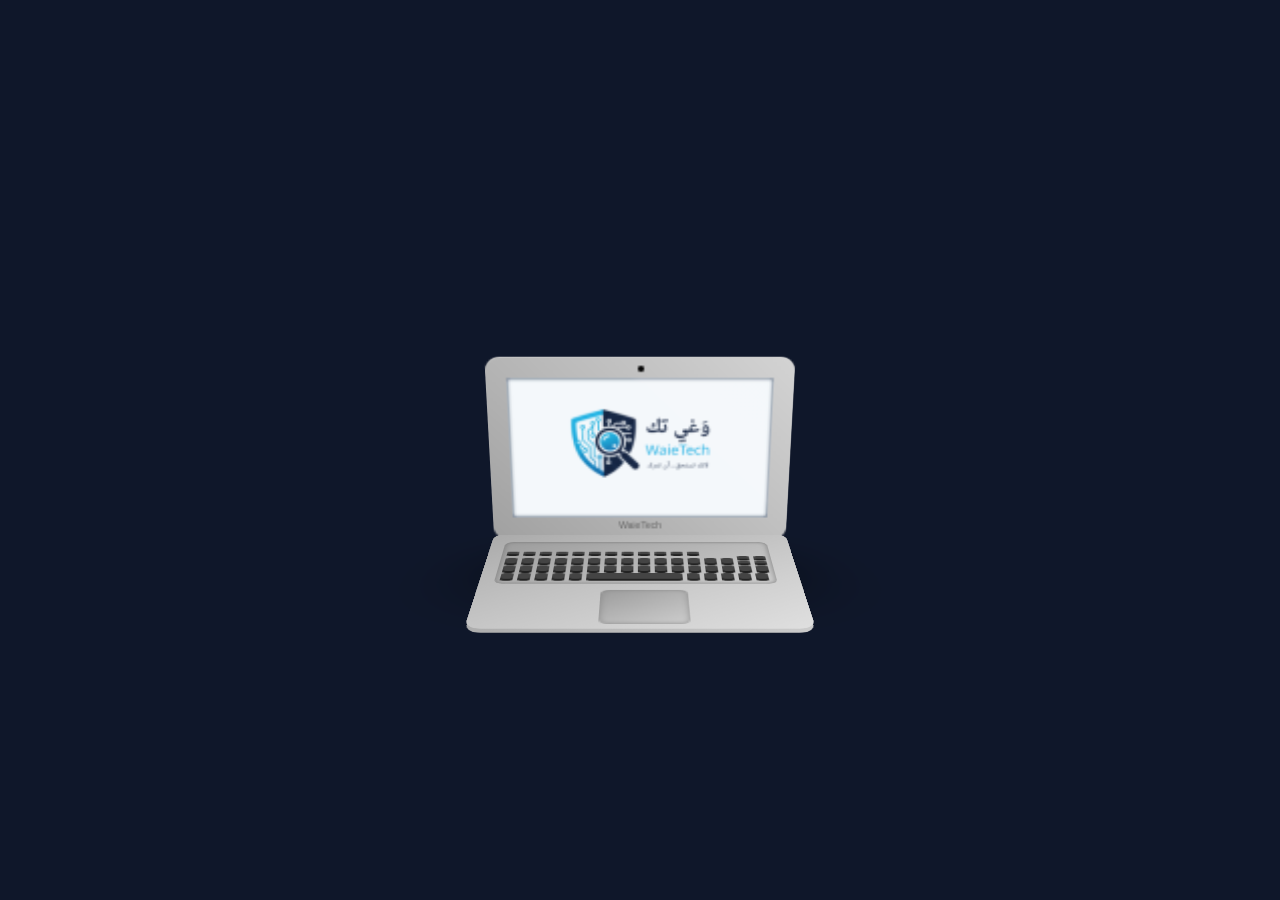
<file: index.html>
<!DOCTYPE html>
<html lang="ar" dir="rtl">
<head>
    <meta charset="UTF-8">
    <meta name="viewport" content="width=device-width, initial-scale=1.0">
    <title>جاري التحميل... | ...Loading </title>
    <link rel="stylesheet" href="assets/css/loader.css">
</head>
<body>

    <div class="loader-wrapper">
        
        <div class="macbook">
            <div class="inner">
                <div class="screen">
                    <div class="face-one">
                        <div class="camera"></div>
                        <div class="display">
                            <div class="shade"></div>
                        </div>
                        <span>WaieTech</span>
                    </div>
                </div>
                <div class="macbody">
                    <div class="face-one">
                        <div class="touchpad"></div>
                        <div class="keyboard">
                            <div class="key"></div><div class="key"></div><div class="key"></div><div class="key"></div><div class="key"></div>
                            <div class="key space"></div>
                            <div class="key"></div><div class="key"></div><div class="key"></div><div class="key"></div><div class="key"></div>
                            <div class="key"></div><div class="key"></div><div class="key"></div><div class="key"></div><div class="key"></div>
                            <div class="key"></div><div class="key"></div><div class="key"></div><div class="key"></div><div class="key"></div>
                            <div class="key"></div><div class="key"></div><div class="key"></div><div class="key"></div><div class="key"></div>
                            <div class="key"></div><div class="key"></div><div class="key"></div><div class="key"></div><div class="key"></div>
                            <div class="key"></div><div class="key"></div><div class="key"></div><div class="key"></div><div class="key"></div>
                            <div class="key"></div><div class="key"></div><div class="key"></div><div class="key"></div><div class="key"></div>
                            <div class="key f"></div><div class="key f"></div><div class="key f"></div><div class="key f"></div><div class="key f"></div>
                            <div class="key f"></div><div class="key f"></div><div class="key f"></div><div class="key f"></div><div class="key f"></div>
                            <div class="key f"></div><div class="key f"></div><div class="key f"></div><div class="key f"></div><div class="key f"></div>
                            <div class="key f"></div>
                        </div>
                    </div>
                    <div class="pad one"></div>
                    <div class="pad two"></div>
                    <div class="pad three"></div>
                    <div class="pad four"></div>
                </div>
            </div>
            <div class="shadow"></div>
        </div>

    </div>

    <script>
        document.addEventListener("DOMContentLoaded", () => {
            setTimeout(() => {
                window.location.replace("home.html?loader=off");
            }, 7000);
        });
    </script>

</body>
</html>
</file>
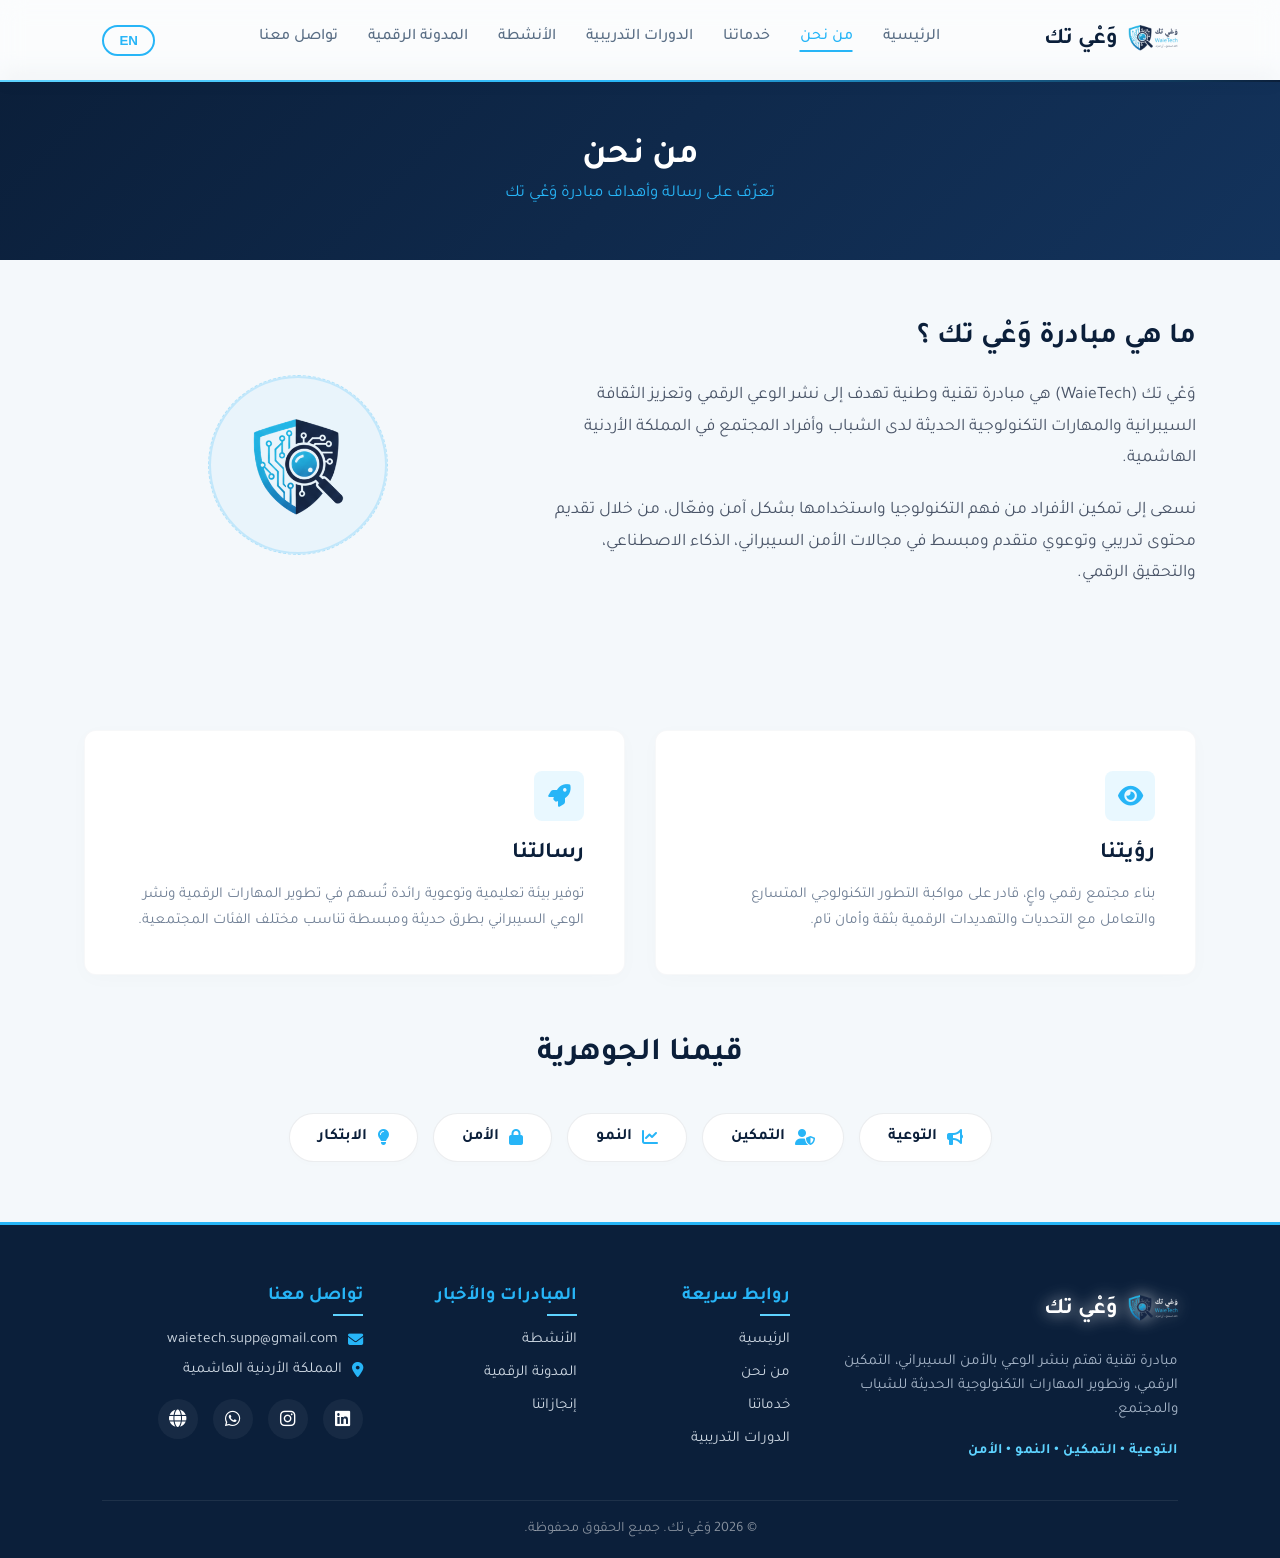
<file: about.html>
<!DOCTYPE html>
<html lang="ar" dir="rtl">
<head>
    <meta charset="UTF-8">
    <meta name="viewport" content="width=device-width, initial-scale=1.0">
    <title data-i18n="page_about_title">من نحن | وَعْي تك - WaieTech</title>

    <link rel="preconnect" href="https://fonts.googleapis.com">
    <link rel="preconnect" href="https://fonts.gstatic.com" crossorigin>
    <link href="https://fonts.googleapis.com/css2?family=Poppins:wght@300;400;600;700&family=Tajawal:wght@400;500;700;900&display=swap" rel="stylesheet">
    <!-- <link href="https://fonts.googleapis.com/css2?family=Cairo:wght@300;400;650;700&display=swap" rel="stylesheet"> -->
    <link rel="stylesheet" href="https://cdnjs.cloudflare.com/ajax/libs/font-awesome/6.4.0/css/all.min.css">

    <link rel="stylesheet" href="assets/css/style.css">
    <link rel="stylesheet" href="assets/css/pages/about.css">
    
</head>
<body class="light-theme">

    <header id="header"></header>

    <main class="about-page-content">
        
        <section class="inner-page-hero">
            <div class="container">
                <h1 data-i18n="about_title">من نحن</h1>
                <p class="subtitle" data-i18n="about_subtitle">تعرّف على رسالة وأهداف مبادرة وَعْي تك</p>
            </div>
        </section>

        <section class="about-intro-section container">
            <div class="about-grid-layout">
                <div class="about-text-block">
                    <h2 class="section-title-accent" data-i18n="about_who_title">ما هي مبادرة وَعْي تك ؟</h2>
                    <p class="about-p" data-i18n="about_who_desc1">
                        وَعْي تك (WaieTech) هي مبادرة تقنية وطنية تهدف إلى نشر الوعي الرقمي وتعزيز الثقافة السيبرانية والمهارات التكنولوجية الحديثة لدى الشباب وأفراد المجتمع في المملكة الأردنية الهاشمية.
                    </p>
                    <p class="about-p" data-i18n="about_who_desc2">
                        نسعى إلى تمكين الأفراد من فهم التكنولوجيا واستخدامها بشكل آمن وفعّال، من خلال تقديم محتوى تدريبي وتوعوي متقدم ومبسط في مجالات الأمن السيبراني، الذكاء الاصطناعي، والتحقيق الرقمي.
                    </p>
                </div>
                <div class="about-visual-block">
                    <div class="cyber-shield-graphic">
                        <img src="assets/images/icon_waietech.png" alt="WaieTech Logo" class="tech-glow-logo">                        <div class="pulse-ring"></div>
                    </div>
                </div>
            </div>
        </section>

        <section class="vision-mission-section">
            <div class="container vision-mission-grid">
                <div class="vision-card">
                    <div class="card-icon-wrapper"><i class="fas fa-eye"></i></div>
                    <h3 data-i18n="about_vision_title">رؤيتنا</h3>
                    <p data-i18n="about_vision_desc">بناء مجتمع رقمي واعٍ، قادر على مواكبة التطور التكنولوجي المتسارع والتعامل مع التحديات والتهديدات الرقمية بثقة وأمان تام.</p>
                </div>
                <div class="mission-card">
                    <div class="card-icon-wrapper"><i class="fas fa-rocket"></i></div>
                    <h3 data-i18n="about_mission_title">رسالتنا</h3>
                    <p data-i18n="about_mission_desc">توفير بيئة تعليمية وتوعوية رائدة تُسهم في تطوير المهارات الرقمية ونشر الوعي السيبراني بطرق حديثة ومبسطة تناسب مختلف الفئات المجتمعية.</p>
                </div>
            </div>
        </section>

        <section class="core-values-section container">
            <h2 class="text-center section-title-main" data-i18n="about_values_title">قيمنا الجوهرية</h2>
            <div class="values-flex-container">
                <div class="value-item-tag"><i class="fas fa-bullhorn"></i> <span data-i18n="val_awareness">التوعية</span></div>
                <div class="value-item-tag"><i class="fas fa-user-shield"></i> <span data-i18n="val_empowerment">التمكين</span></div>
                <div class="value-item-tag"><i class="fas fa-chart-line"></i> <span data-i18n="val_growth">النمو</span></div>
                <div class="value-item-tag"><i class="fas fa-lock"></i> <span data-i18n="val_security">الأمن</span></div>
                <div class="value-item-tag"><i class="fas fa-lightbulb"></i> <span data-i18n="val_innovation">الابتكار</span></div>
            </div>
        </section>

    </main>

    <footer id="footer"></footer>

    <script src="assets/js/components.js"></script>
    <script src="assets/js/lang.js"></script>
    <script src="assets/js/main.js"></script>
</body>
</html>
</file>
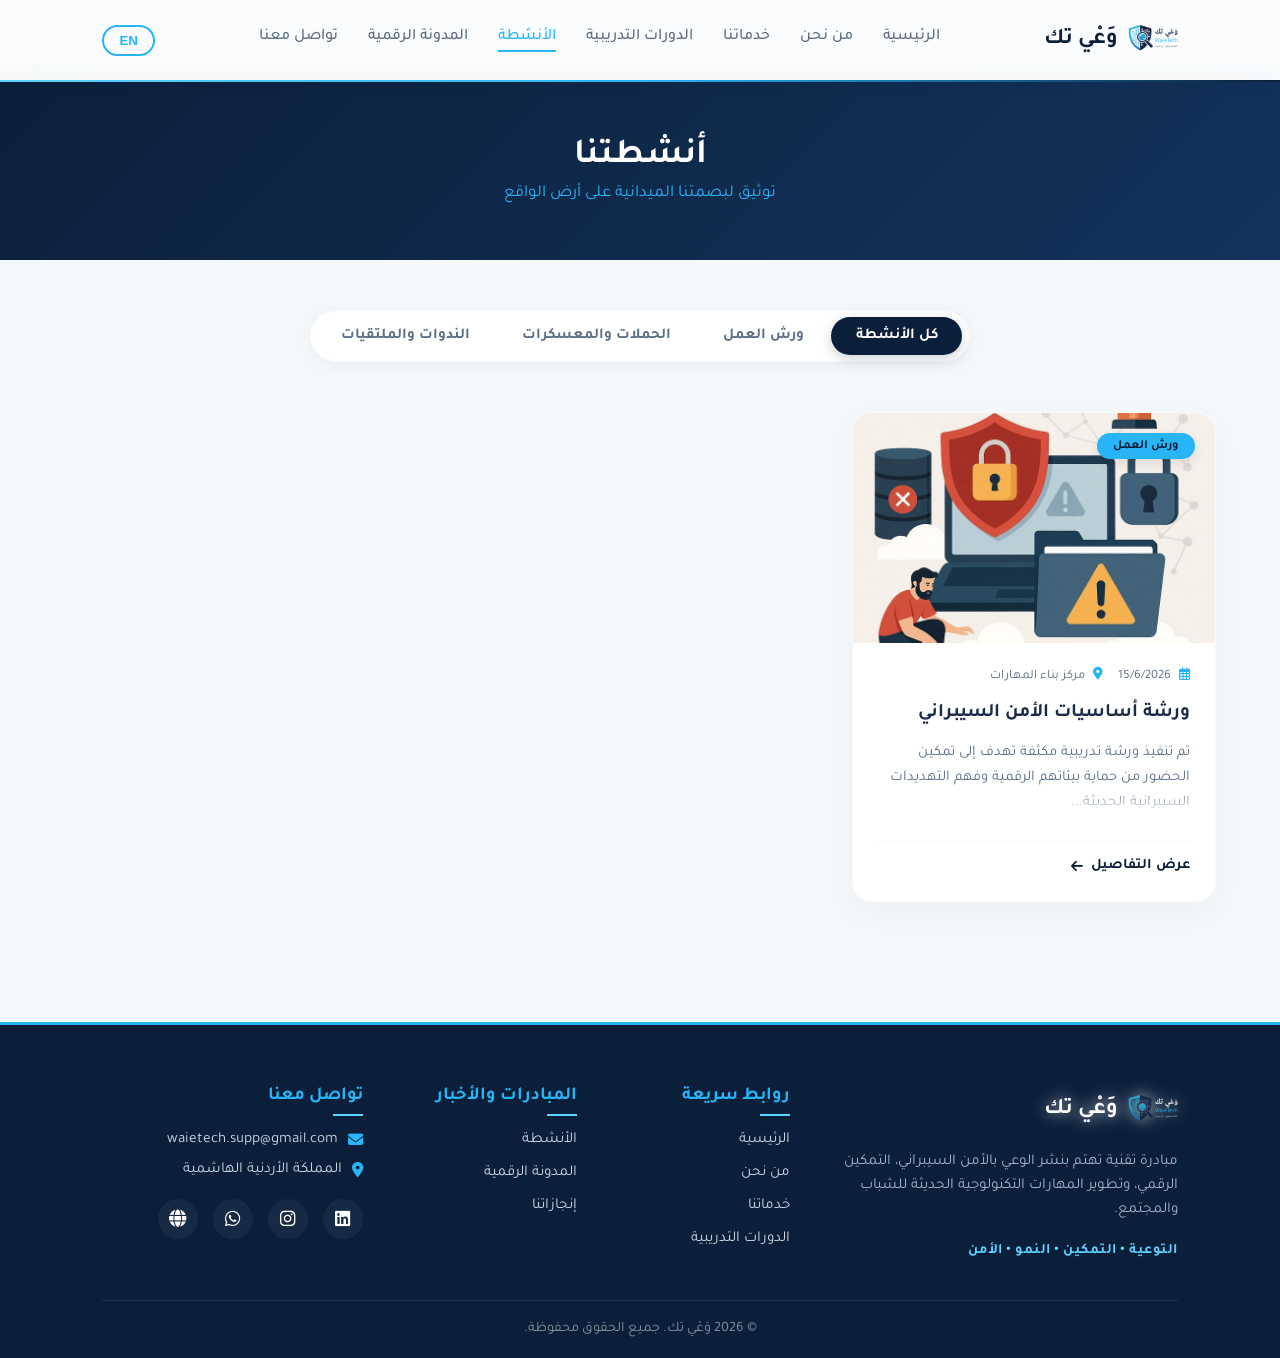
<file: activities.html>
<!DOCTYPE html>
<html lang="ar" dir="rtl">
<head>
    <meta charset="UTF-8">
    <meta name="viewport" content="width=device-width, initial-scale=1.0">
    <title data-i18n="page_activities_title">الأنشطة | وَعْي تك</title>
    
    <link rel="preconnect" href="https://fonts.googleapis.com">
    <link rel="preconnect" href="https://fonts.gstatic.com" crossorigin>
    <link href="https://fonts.googleapis.com/css2?family=Poppins:wght@300;400;600;700&family=Tajawal:wght@400;500;700;900&display=swap" rel="stylesheet">
    <link rel="stylesheet" href="https://cdnjs.cloudflare.com/ajax/libs/font-awesome/6.4.0/css/all.min.css">

    <link rel="stylesheet" href="assets/css/style.css">
    <link rel="stylesheet" href="assets/css/pages/activities.css">
</head>
<body class="light-theme">

    <header id="header"></header>

    <main class="activities-page-content">
        
        <section class="inner-page-hero">
            <div class="container">
                <h1 data-i18n="activities_hero_title">أنشطتنا</h1>
                <p class="subtitle" data-i18n="activities_hero_subtitle">توثيق لبصمتنا الميدانية وورش العمل التوعوية على أرض الواقع</p>
            </div>
        </section>

        <section class="filter-section container">
            <div class="filter-tabs-wrapper">
                <button class="filter-tab-btn active" data-filter="all" data-i18n="filter_all">كل الأنشطة</button>
                <button class="filter-tab-btn" data-filter="workshops" data-i18n="filter_workshops">ورش العمل</button>
                <button class="filter-tab-btn" data-filter="campaigns" data-i18n="filter_campaigns">الحملات والمعسكرات</button>
                <button class="filter-tab-btn" data-filter="seminars" data-i18n="filter_seminars">الندوات والملتقيات</button>

                <span class="filter-indicator"></span>
            </div>
        </section>

        <section class="activities-grid-section container">
            <div class="hub-container-flex" id="activities-page-grid">
                </div>
        </section>

    </main>


    <footer id="footer"></footer>

    <script src="assets/js/components.js"></script>
    <script src="assets/js/lang.js"></script>
    <script src="assets/js/activities-data.js"></script>
    <script src="assets/js/main.js"></script>
    <script src="assets/js/activites.js"></script>
</body>
</html>
</file>
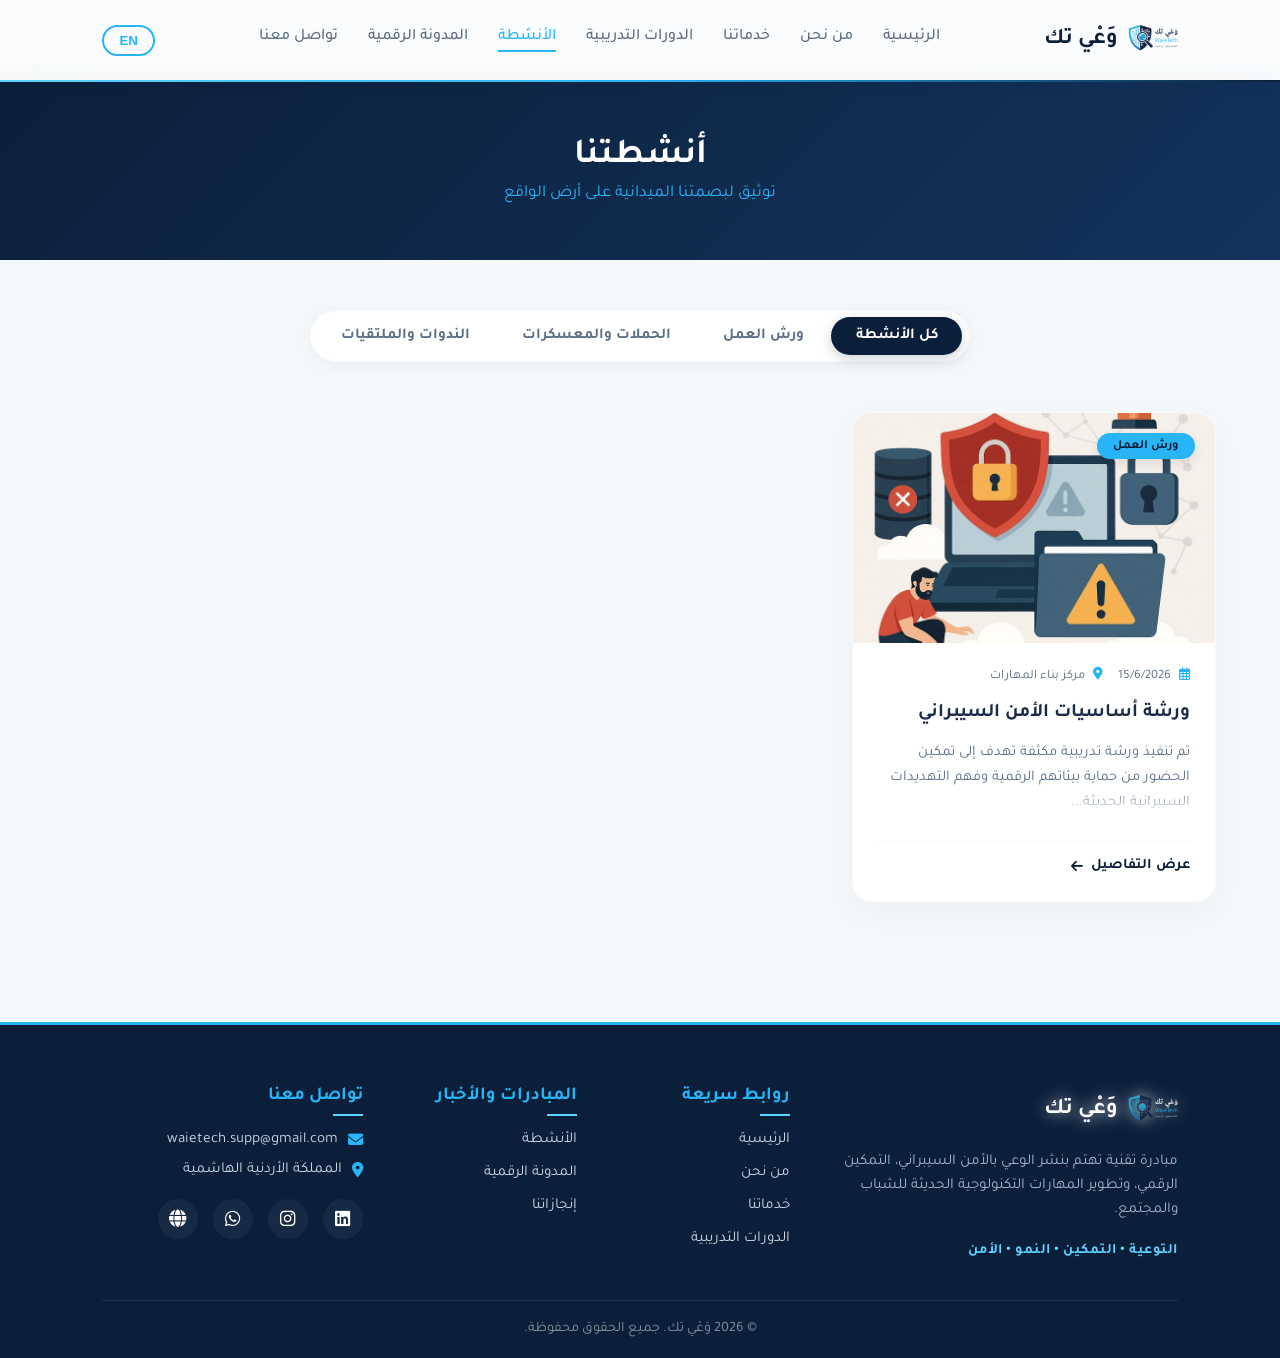
<file: activity-detail.html>
<!DOCTYPE html>
<html lang="ar" dir="rtl">
<head>
    <meta charset="UTF-8">
    <meta name="viewport" content="width=device-width, initial-scale=1.0">
    <title data-i18n="page_activity_detail_title">تفاصيل النشاط | وَعْي تك</title>
    <link rel="stylesheet" href="https://cdnjs.cloudflare.com/ajax/libs/font-awesome/6.4.0/css/all.min.css">
    <link href="https://fonts.googleapis.com/css2?family=Tajawal:wght@400;500;700;900&display=swap" rel="stylesheet">

    <link rel="stylesheet" href="assets/css/style.css"> 
    <link rel="stylesheet" href="assets/css/pages/activity-detail.css"> 
</head>
<body>

    <header id="header"></header>


    <!-- قسم الهيدر الداخلي المطور للنشاط (حماية أبعاد الصورة) -->
    <section class="detail-hero-section">
        <!-- الصورة الرئيسية الفردية الثابتة هندسياً والمحمية من الانضغاط -->
        <img src="" alt="Activity Banner" class="hero-absolute-bg" id="detail-hero-img">
        <div class="hero-overlay-dark"></div>
        
        <div class="container detail-hero-container">
            <span class="detail-badge" id="detail-badge"></span>
            <h1 class="detail-main-title" id="detail-title">---</h1>
            
            <div class="detail-meta-wrapper">
                <div class="meta-item">
                    <i class="far fa-calendar-alt"></i>
                    <span id="detail-date">---</span>
                </div>
                <div class="meta-item">
                    <i class="fas fa-map-marker-alt"></i>
                    <span id="detail-location">---</span>
                </div>
            </div>
        </div>
    </section>

    <!-- المحتوى الرئيسي للتفاصيل داخل حاوية الحماية المحددة للمسافات -->
    <main class="container detail-content-wrapper">
        <div class="detail-grid">
            
            <!-- القسم الأيمن: الوصف والمخرجات والألبوم -->
            <div class="detail-main-side">
                <!-- 1. حول النشاط -->
                <div class="detail-card">
                    <h2 class="section-sub-title"><i class="fas fa-align-right"></i> <span data-i18n="detail_about">حول النشاط</span></h2>
                    <p class="detail-full-desc" id="detail-desc">---</p>
                </div>

                <!-- 2. مخرجات النشاط -->
                <div class="detail-card">
                    <h2 class="section-sub-title"><i class="fas fa-star"></i> <span data-i18n="detail_outputs">مخرجات ونتائج النشاط</span></h2>
                    <ul class="detail-outputs-list" id="detail-outputs">
                        <!-- تُحقن ديناميكياً -->
                    </ul>
                </div>

                <!-- 3. ألبوم صور الفعالية -->
                <div class="detail-card">
                    <h2 class="section-sub-title"><i class="fas fa-images"></i> <span data-i18n="detail_gallery">ألبوم صور الفعالية</span></h2>
                    <div class="detail-gallery-grid" id="detail-gallery">
                        <!-- تُحقن ديناميكياً -->
                    </div>
                </div>
            </div>

            <!-- القسم الأيسر: الإحصائيات والمعلومات السريعة -->
            <div class="detail-sidebar-side">
                <div class="sidebar-card">
                    <h3 class="sidebar-title" data-i18n="detail_info_title">معلومات سريعة</h3>
                    
                    <div class="sidebar-stat-item">
                        <div class="stat-icon"><i class="fas fa-users"></i></div>
                        <div class="stat-info">
                            <span class="stat-label" data-i18n="detail_attendees">عدد الحضور</span>
                            <strong class="stat-value" id="detail-attendees-count">---</strong>
                        </div>
                    </div>

                    <div class="sidebar-stat-item">
                        <div class="stat-icon"><i class="fas fa-handshake"></i></div>
                        <div class="stat-info">
                            <span class="stat-label" data-i18n="detail_partners">الجهات المشاركة</span>
                            <strong class="stat-value" id="detail-partners-list">---</strong>
                        </div>
                    </div>

                    <!-- روابط ومواد تدريبية -->
                    <div id="training-materials-wrapper" style="display: none;">
                        <hr class="sidebar-divider">
                        <h4 class="materials-title" data-i18n="detail_materials">المواد التدريبية والمرفقات</h4>
                        <div id="detail-materials-links"></div>
                    </div>
                </div>

                <!-- ضبط أزرار التنقل -->
                <div class="next-activity-wrapper">
                    <a href="#" id="next-activity-btn" class="btn-next-activity">
                        <span data-i18n="detail_next_act">النشاط التالي</span>
                        <i class="fas fa-arrow-left arrow-icon"></i>
                    </a>
                </div>
            </div>

        </div>
    </main>

    <!-- نافذة العرض المكبرة المخصصة للصور (Lightbox Modal) -->
    <div class="image-lightbox-modal" id="image-lightbox">
        <span class="lightbox-close-btn" id="lightbox-close">&times;</span>
        <img class="lightbox-popup-content" id="lightbox-target-img" src="">
    </div>


    <footer id="footer"></footer>

    <script src="assets/js/components.js"></script> 
    <script src="assets/js/activities-data.js"></script>   
    <script src="assets/js/lang.js"></script> 
    <script src="assets/js/activity-detail.js"></script>
    <script src="assets/js/main.js"></script> 
</body>
</html>
</file>
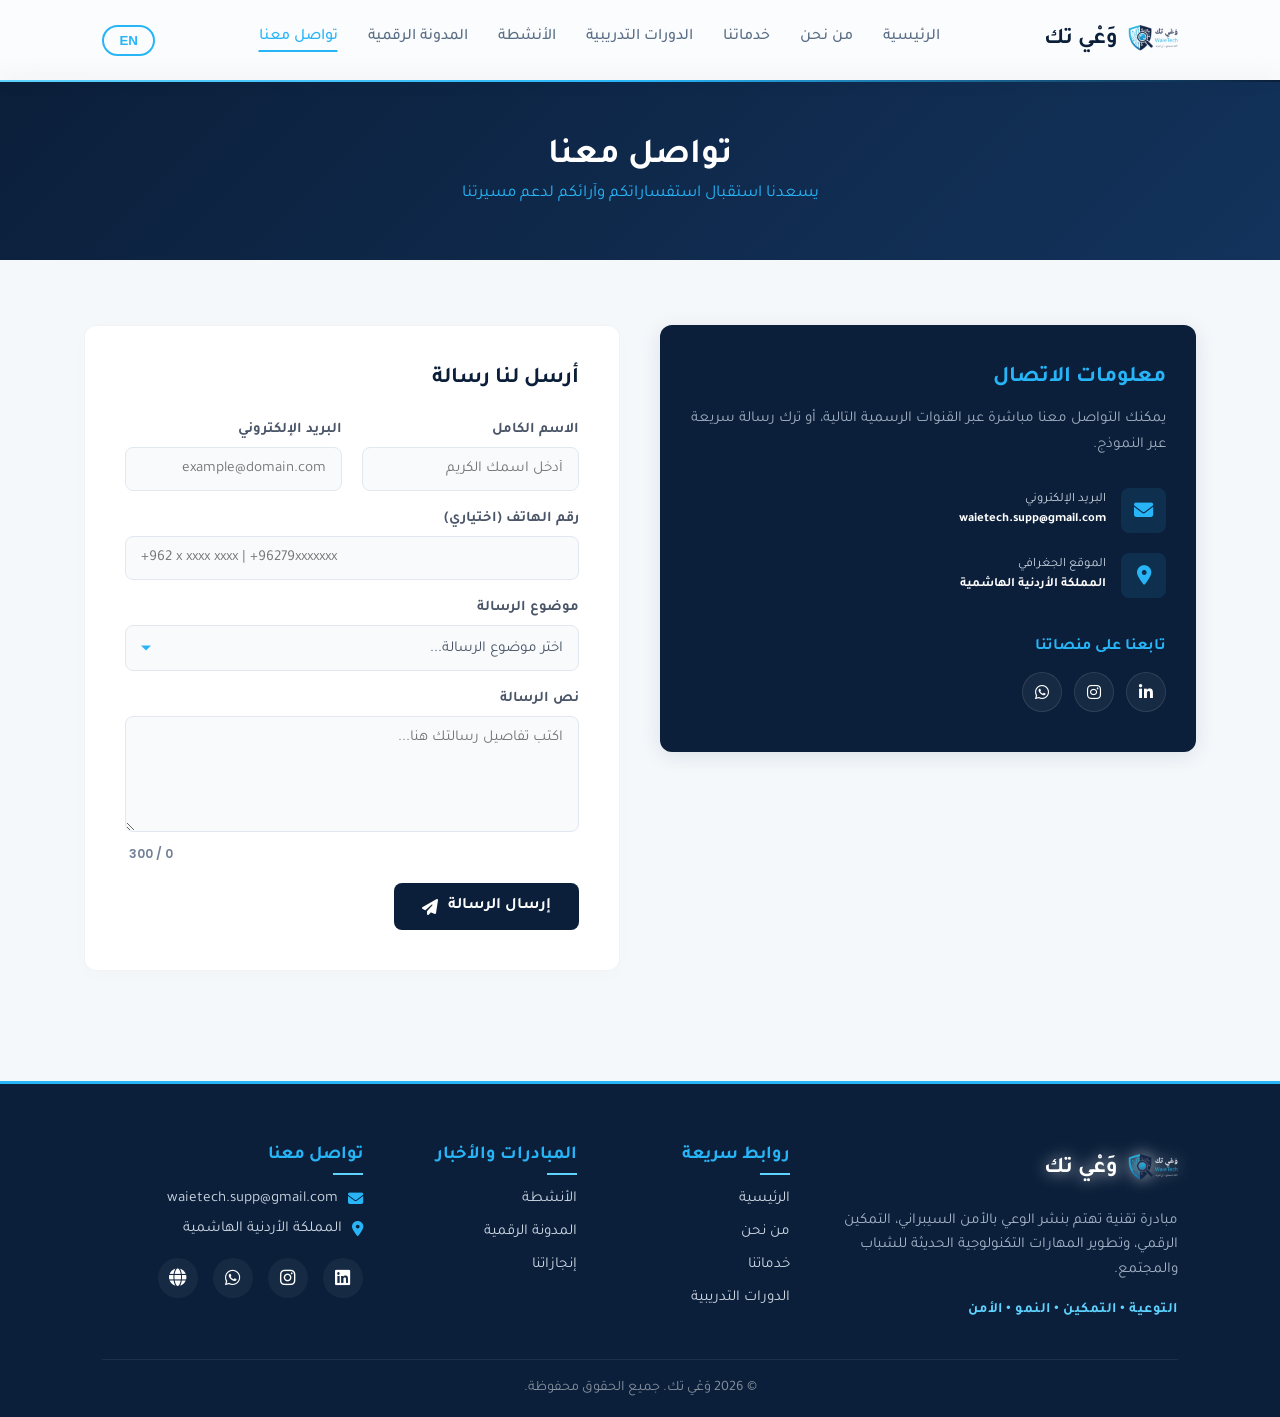
<file: contact.html>
<!DOCTYPE html>
<html lang="ar" dir="rtl">
<head>
    <meta charset="UTF-8">
    <meta name="viewport" content="width=device-width, initial-scale=1.0">
    <title data-i18n="page_contact_title">تواصل معنا | وَعْي تك - WaieTech</title>

    <link rel="preconnect" href="https://fonts.googleapis.com">
    <link rel="preconnect" href="https://fonts.gstatic.com" crossorigin>
    <link href="https://fonts.googleapis.com/css2?family=Poppins:wght@300;400;600;700&family=Tajawal:wght@400;500;700;900&display=swap" rel="stylesheet">
    <!-- <link href="https://fonts.googleapis.com/css2?family=Cairo:wght@300;400;650;700&display=swap" rel="stylesheet"> -->
    <link rel="stylesheet" href="https://cdnjs.cloudflare.com/ajax/libs/font-awesome/6.4.0/css/all.min.css">

    <link rel="stylesheet" href="assets/css/style.css">
    <link rel="stylesheet" href="assets/css/pages/contact.css">
    
</head>
<body class="light-theme">

    <header id="header"></header>

    <main class="contact-page-content">
        
        <section class="inner-page-hero">
            <div class="container">
                <h1 data-i18n="contact_title">تواصل معنا</h1>
                <p class="subtitle" data-i18n="contact_subtitle">يسعدنا استقبال استفساراتكم وآرائكم لدعم مسيرتنا </p>
            </div>
        </section>

        <section class="contact-section container">
            <div class="contact-grid-wrapper">
                
                <div class="contact-info-sidebar">
                    <h2 data-i18n="contact_info_heading">معلومات الاتصال</h2>
                    <p class="sidebar-intro-p" data-i18n="contact_info_desc">يمكنك التواصل معنا مباشرة عبر القنوات الرسمية التالية، أو ترك رسالة سريعة عبر النموذج.</p>
                    
                    <div class="contact-channels">
                        <div class="channel-item">
                            <div class="channel-icon"><i class="fas fa-envelope"></i></div>
                            <div class="channel-text">
                                <span data-i18n="contact_email_label">البريد الإلكتروني</span>
                                <strong data-i18n="contact_email_val">waietech.supp@gmail.com</strong>
                            </div>
                        </div>
                        <div class="channel-item">
                            <div class="channel-icon"><i class="fas fa-map-marker-alt"></i></div>
                            <div class="channel-text">
                                <span data-i18n="contact_location_label">الموقع الجغرافي</span>
                                <strong data-i18n="contact_location_val">المملكة الأردنية الهاشمية</strong>
                            </div>
                        </div>
                    </div>

                    <div class="contact-social-box">
                        <h4 data-i18n="contact_follow_us">تابعنا على منصاتنا</h4>
                        <div class="social-links-flex">
                            <a href="https://www.linkedin.com/company/waietech" target="_blank" aria-label="LinkedIn"><i class="fab fa-linkedin-in"></i></a>
                            <a href="https://www.instagram.com/waietech" target="_blank" aria-label="Instagram"><i class="fab fa-instagram"></i></a>
                            <a href="https://chat.whatsapp.com/HByxRD39W0a9ABUs6xjder" target="_blank" aria-label="WhatsApp"><i class="fab fa-whatsapp"></i></a>
                        </div>
                    </div>
                </div>

                <div class="contact-form-block">
                    <h2 data-i18n="contact_form_heading">أرسل لنا رسالة</h2>
                    <form action="#" method="POST" class="waie-contact-form">
                        <div class="form-group-row">
                            <div class="input-field-wrapper">
                                <label for="form_name" data-i18n="label_name">الاسم الكامل</label>
                                <input type="text" id="form_name" data-i18n="placeholder_name" placeholder="أدخل اسمك الكريم" required>
                            </div>
                            <div class="input-field-wrapper">
                                <label for="form_email" data-i18n="label_email">البريد الإلكتروني</label>
                                <input type="email" id="form_email" data-i18n="placeholder_email" placeholder="example@domain.com" required>
                            </div>
                        </div>
                        <div class="input-field-wrapper">
                            <label for="form_phone" data-i18n="label_phone">رقم الهاتف (اختياري)</label>
                            <input type="tel" id="form_phone" data-i18n="placeholder_phone" placeholder="+962 x xxxx xxxx | +96279xxxxxxx" maxlength="14">
                        </div>
                        
                        <div class="input-field-wrapper">
                            <label for="form_subject" data-i18n="label_subject">موضوع الرسالة</label>
                            <div class="custom-dropdown">
                                <div class="dropdown-selected" id="dropdown-selected" data-i18n="placeholder_subject_select">اختر موضوع الرسالة...</div>
                                
                                    <ul class="dropdown-options" id="dropdown-options">
                                        <li data-value="cooperation" data-i18n="subject_cooperation">تعاون</li>
                                        <li data-value="inquiry" data-i18n="subject_inquiry">استفسار</li>
                                        <li data-value="suggestion" data-i18n="subject_suggestion">اقتراح</li>
                                        <li data-value="affiliation" data-i18n="subject_affiliation">انتساب</li>
                                        <li data-value="technical" data-i18n="subject_technical">بلاغ عن مشكلة تقنية</li>
                                        <li data-value="other" data-i18n="subject_other">أخرى</li>
                                    </ul>
                                </div>

                                <input type="hidden" name="subject" id="form_subject_hidden" required>
                        </div>

                        <div class="input-field-wrapper">
                            <label for="form_message" data-i18n="label_message">نص الرسالة</label>
                            <textarea id="form_message" rows="5" data-i18n="placeholder_message" placeholder="اكتب تفاصيل رسالتك هنا..." maxlength="300" minlength="20" autocomplete="off" required></textarea>
                            <div class="counter-container">
                                <span id="message-counter">0 / 300</span>
                            </div>
                        </div>

                        <button type="submit" class="btn-submit-contact">
                            <span data-i18n="btn_send">إرسال الرسالة</span> <i class="fas fa-paper-plane"></i>
                        </button>
                    </form>
                </div>

            </div>
        </section>

    </main>

    <footer id="footer"></footer>

    <script src="assets/js/components.js"></script>
    <script src="assets/js/lang.js"></script>
    <script src="assets/js/main.js"></script>
    <script src="assets/js/contact-submit.js"></script>
</body>
</html>
</file>
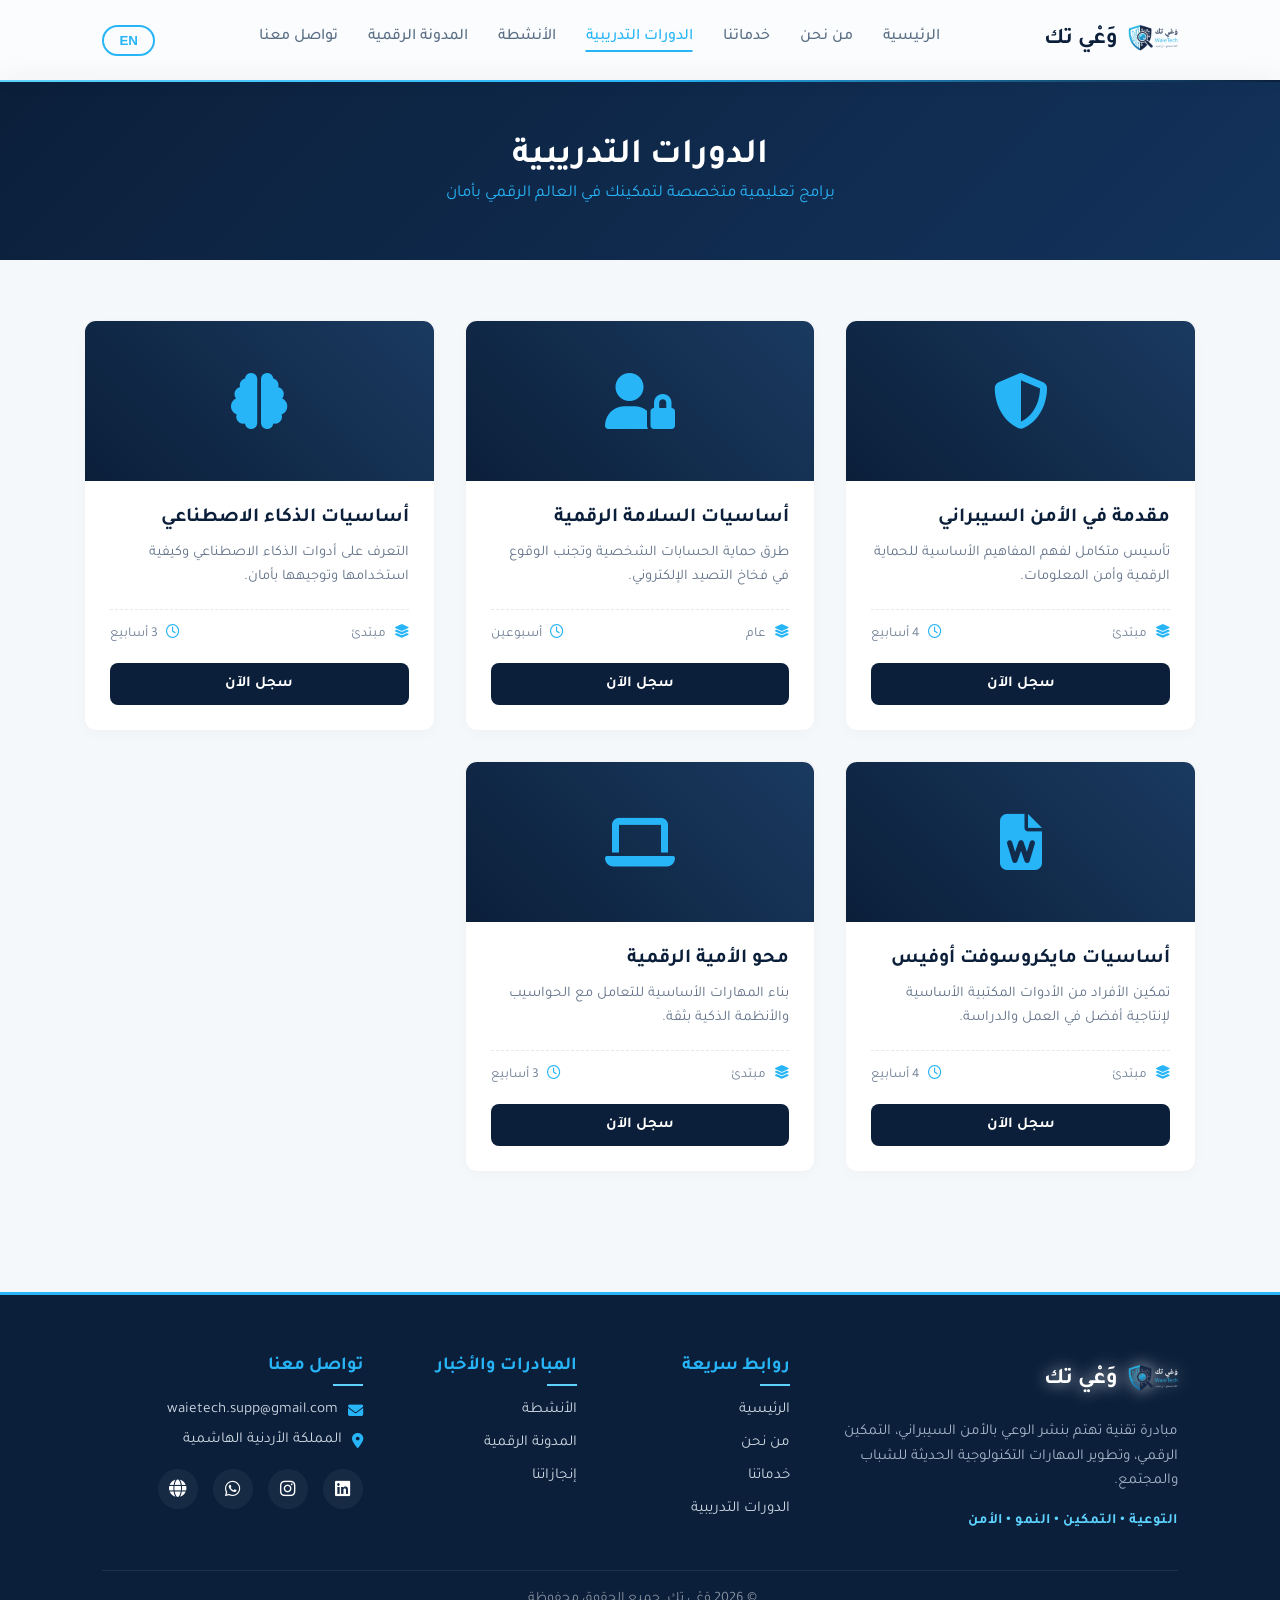
<file: courses.html>
<!DOCTYPE html>
<html lang="ar" dir="rtl">
<head>
    <meta charset="UTF-8">
    <meta name="viewport" content="width=device-width, initial-scale=1.0">
    <title data-i18n="page_courses_title">الدورات التدريبية | وَعْي تك - WaieTech</title>
    
    <link rel="preconnect" href="https://fonts.googleapis.com">
    <link rel="preconnect" href="https://fonts.gstatic.com" crossorigin>
    <link href="https://fonts.googleapis.com/css2?family=Poppins:wght@300;400;600;700&family=Tajawal:wght@400;500;700;900&display=swap" rel="stylesheet">
    <!-- <link href="https://fonts.googleapis.com/css2?family=Cairo:wght@300;400;650;700&display=swap" rel="stylesheet"> -->
    <link rel="stylesheet" href="https://cdnjs.cloudflare.com/ajax/libs/font-awesome/6.4.0/css/all.min.css">

    <link rel="stylesheet" href="assets/css/style.css">
    <link rel="stylesheet" href="assets/css/pages/courses.css">
   
</head>
<body class="light-theme">

    <header id="header"></header>

    <main class="courses-page-content">
        
        <section class="inner-page-hero">
            <div class="container">
                <h1 data-i18n="courses_title">الدورات التدريبية</h1>
                <p class="subtitle" data-i18n="courses_subtitle">برامج تعليمية متخصصة لتمكينك في العالم الرقمي بأمان</p>
            </div>
        </section>

        <section class="courses-grid-section container">
            <div class="courses-container-grid" id="courses-container">
                </div>
        </section>

    </main>

    <footer id="footer"></footer>

    <script src="assets/js/components.js"></script>
    <script src="assets/js/courses-data.js"></script>
    <script src="assets/js/lang.js"></script>
    <script src="assets/js/main.js"></script>
</body>
</html>
</file>
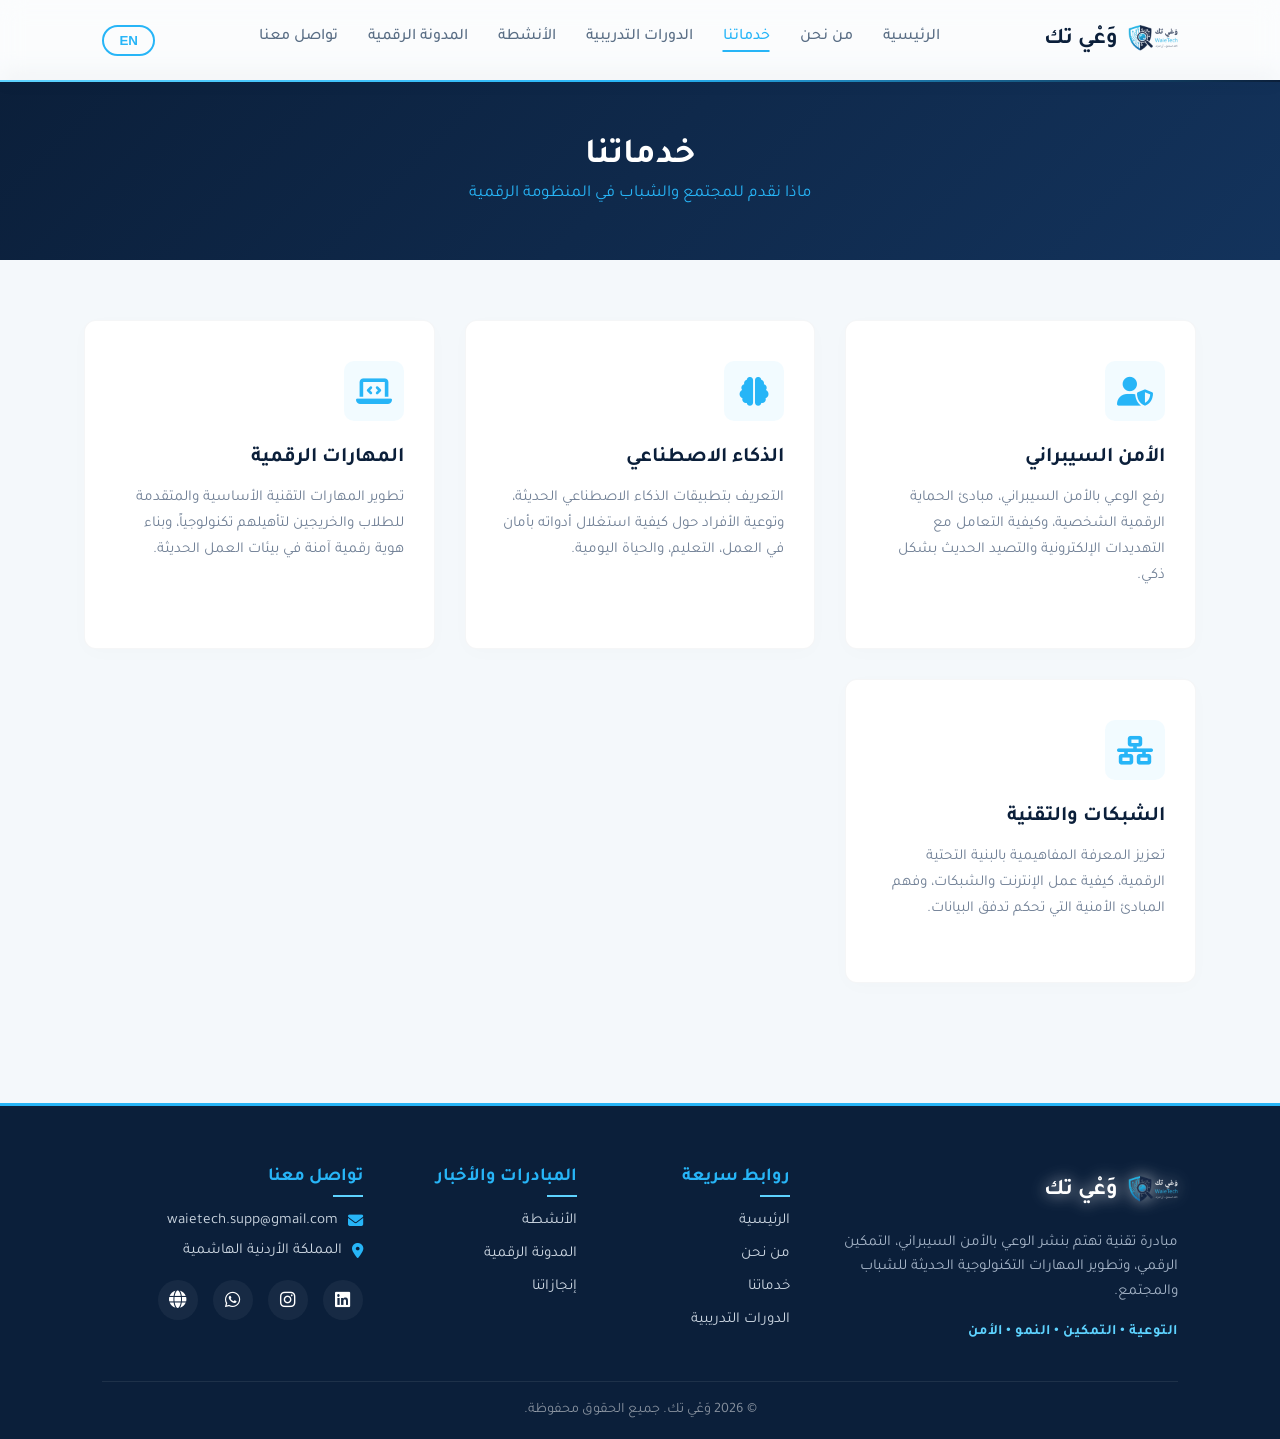
<file: services.html>
<!DOCTYPE html>
<html lang="ar" dir="rtl">
<head>
    <meta charset="UTF-8">
    <meta name="viewport" content="width=device-width, initial-scale=1.0">
    <title data-i18n="page_services_title">خدماتنا | وَعْي تك - WaieTech</title>
    
    <link rel="preconnect" href="https://fonts.googleapis.com">
    <link rel="preconnect" href="https://fonts.gstatic.com" crossorigin>
    <link href="https://fonts.googleapis.com/css2?family=Poppins:wght@300;400;600;700&family=Tajawal:wght@400;500;700;900&display=swap" rel="stylesheet">
    <!-- <link href="https://fonts.googleapis.com/css2?family=Cairo:wght@300;400;650;700&display=swap" rel="stylesheet"> -->
    <link rel="stylesheet" href="https://cdnjs.cloudflare.com/ajax/libs/font-awesome/6.4.0/css/all.min.css">

    <link rel="stylesheet" href="assets/css/style.css">
    <link rel="stylesheet" href="assets/css/pages/services.css">
    
</head>
<body class="light-theme">

    <header id="header"></header>

    <main class="services-page-content">
        
        <section class="inner-page-hero">
            <div class="container">
                <h1 data-i18n="services_title">خدماتنا</h1>
                <p class="subtitle" data-i18n="services_subtitle">ماذا نقدم للمجتمع والشباب في المنظومة الرقمية</p>
            </div>
        </section>

        <section class="services-grid-section container">
            <div class="services-container-grid">
                
                <div class="service-card-item">
                    <div class="service-icon-box">
                        <i class="fas fa-user-shield"></i>
                    </div>
                    <h3 class="service-card-title" data-i18n="service_cyber_title">الأمن السيبراني (Cybersecurity)</h3>
                    <p class="service-card-desc" data-i18n="service_cyber_desc">
                        رفع الوعي بالأمن السيبراني، مبادئ الحماية الرقمية الشخصية، وكيفية التعامل مع التهديدات الإلكترونية والتصيد الحديث بشكل ذكي.
                    </p>
                    <div class="card-accent-line"></div>
                </div>

                <div class="service-card-item">
                    <div class="service-icon-box">
                        <i class="fas fa-brain"></i>
                    </div>
                    <h3 class="service-card-title" data-i18n="service_ai_title">الذكاء الاصطناعي (AI)</h3>
                    <p class="service-card-desc" data-i18n="service_ai_desc">
                        التعريف بتطبيقات الذكاء الاصطناعي الحديثة، وتوعية الأفراد حول كيفية استغلال أدواته بأمان في العمل، التعليم، والحياة اليومية.
                    </p>
                    <div class="card-accent-line"></div>
                </div>

                <div class="service-card-item">
                    <div class="service-icon-box">
                        <i class="fas fa-laptop-code"></i>
                    </div>
                    <h3 class="service-card-title" data-i18n="service_skills_title">المهارات الرقمية (Digital Skills)</h3>
                    <p class="service-card-desc" data-i18n="service_skills_desc">
                        تطوير المهارات التقنية الأساسية والمتقدمة للطلاب والخريجين لتأهيلهم تكنولوجياً، وبناء هوية رقمية آمنة في بيئات العمل الحديثة.
                    </p>
                    <div class="card-accent-line"></div>
                </div>

                <div class="service-card-item">
                    <div class="service-icon-box">
                        <i class="fas fa-network-wired"></i>
                    </div>
                    <h3 class="service-card-title" data-i18n="service_net_title">الشبكات والتقنية (Networking)</h3>
                    <p class="service-card-desc" data-i18n="service_net_desc">
                        تعزيز المعرفة المفاهيمية بالبنية التحتية الرقمية، كيفية عمل الإنترنت والشبكات، وفهم المبادئ الأمنية التي تحكم تدفق البيانات.
                    </p>
                    <div class="card-accent-line"></div>
                </div>

            </div>
        </section>

    </main>

    <footer id="footer"></footer>

    <script src="assets/js/components.js"></script>
    <script src="assets/js/lang.js"></script>
    <script src="assets/js/main.js"></script>
</body>
</html>
</file>
<file: assets/css/loader.css>
/* تنسيق الحاوية الخلفية لكامل الشاشة */
body {
    margin: 0;
    padding: 0;
    background-color: #0f172a; /* خلفية داكنة فخمة */
    overflow: hidden;
    height: 100vh;
    display: flex;
    align-items: center;
    justify-content: center;
}

.loader-wrapper {
    position: relative;
    width: 100%;
    height: 100%;
    display: flex;
    align-items: center;
    justify-content: center;
}

/* تكبير شكل الجهاز بمقدار الضعف */
.macbook {
    width: 150px;
    height: 96px;
    position: relative;
    perspective: 500px;
    transform: scale(2); 
}

.shadow {
    position: absolute;
    width: 60px;
    height: 0px;
    left: 45px;
    top: 110px;
    transform: rotateX(80deg) rotateY(0deg) rotateZ(0deg);
    box-shadow: 0 0 60px 40px rgb(0, 0, 0,0.5);
    animation: shadow infinite 7s ease;
}

.inner {
    z-index: 20;
    position: absolute;
    width: 150px;
    height: 96px;
    left: 0;
    top: 0;
    transform-style: preserve-3d;
    transform: rotateX(-20deg) rotateY(0deg) rotateZ(0deg);
    animation: rotate infinite 7s ease;
}

.screen {
    width: 150px;
    height: 96px;
    position: absolute;
    left: 0;
    bottom: 0;
    border-radius: 7px;
    background: #ddd;
    transform-style: preserve-3d;
    transform-origin: 50% 93px;
    transform: rotateX(0deg) rotateY(0deg) rotateZ(0deg);
    animation: lid-screen infinite 7s ease;
    background-image: linear-gradient(45deg, rgba(0,0,0,0.34) 0%,rgba(0,0,0,0) 100%);
    background-position: left bottom;
    background-size: 300px 300px;
    box-shadow: inset 0 3px 7px rgba(255,255,255,0.5);
}

.screen .face-one {
    width: 150px;
    height: 96px;
    position: absolute;
    left: 0;
    bottom: 0;
    border-radius: 7px;
    background: #d3d3d3;
    transform: translateZ(2px);
    background-image: linear-gradient(45deg,rgba(0,0,0,0.24) 0%,rgba(0,0,0,0) 100%);
}

.screen .face-one .camera {
    width: 3px;
    height: 3px;
    border-radius: 100%;
    background: #000;
    position: absolute;
    left: 50%;
    top: 4px;
    margin-left: -1.5px;
}

/* الشاشة السوداء (تم دمج شعار وعي تك داخلها بامتياز) */
.screen .face-one .display {
    width: 130px;
    height: 74px;
    margin: 10px;
    background-color: #F4F8FB;
    /* استدعاء صورة الشعار هنا لتظهر فوق السواد وتحت طبقة اللمعان */
    background-image: url('../images/logo.png'); 
    background-size: 70px auto; /* حجم مناسب للشعار داخل شاشة اللابتوب الصغيرة */
    background-repeat: no-repeat;
    background-position: center center;
    border-radius: 1px;
    position: relative;
    box-shadow: inset 0 0 2px #0B1F3A;
}

.screen .face-one .display .shade {
    position: absolute;
    left: 0;
    top: 0;
    width: 130px;
    height: 74px;
    background: linear-gradient(-135deg, rgba(255,255,255,0) 0%,rgba(255,255,255,0.1) 47%,rgba(255,255,255,0) 48%);
    animation: screen-shade infinite 7s ease;
    background-size: 300px 200px;
    background-position: 0px 0px;
}

/* تعديل تسمية نص الماك بوك أسفل الشاشة ليتناسق مع حجم الخط */
.screen .face-one span {
    position: absolute;
    top: 85px;
    left: 0;
    width: 100%;
    text-align: center;
    font-size: 5px;
    color: #666;
    font-family: sans-serif;
}

.macbody {
    width: 150px;
    height: 96px;
    position: absolute;
    left: 0;
    bottom: 0;
    border-radius: 7px;
    background: #cbcbcb;
    transform-style: preserve-3d;
    transform-origin: 50% bottom;
    transform: rotateX(-90deg);
    animation: lid-macbody infinite 7s ease;
    background-image: linear-gradient(45deg, rgba(0,0,0,0.24) 0%,rgba(0,0,0,0) 100%);
}

.macbody .face-one {
    width: 150px;
    height: 96px;
    position: absolute;
    left: 0;
    bottom: 0;
    border-radius: 7px;
    transform-style: preserve-3d;
    background: #dfdfdf;
    animation: lid-keyboard-area infinite 7s ease;
    transform: translateZ(-2px);
    background-image: linear-gradient(30deg, rgba(0,0,0,0.24) 0%,rgba(0,0,0,0) 100%);
}

.macbody .touchpad {
    width: 40px;
    height: 31px;
    position: absolute;
    left: 50%;
    top: 50%;
    border-radius: 4px;
    margin: -44px 0 0 -18px;
    background: #cdcdcd;
    background-image: linear-gradient(30deg, rgba(0,0,0,0.24) 0%,rgba(0,0,0,0) 100%);
    box-shadow: inset 0 0 3px #888;
}

.macbody .keyboard {
    width: 130px;
    height: 45px;
    position: absolute;
    left: 7px;
    top: 41px;
    border-radius: 4px;
    transform-style: preserve-3d;
    background: #cdcdcd;
    background-image: linear-gradient(30deg, rgba(0,0,0,0.24) 0%,rgba(0,0,0,0) 100%);
    box-shadow: inset 0 0 3px #777;
    padding: 0 0 0 2px;
}

.keyboard .key {
    width: 6px;
    height: 6px;
    background: #444;
    float: left;
    margin: 1px;
    transform: translateZ(-2px);
    border-radius: 2px;
    box-shadow: 0 -2px 0 #222;
    animation: keys infinite 7s ease;
}

.key.space { width: 45px; }
.key.f { height: 3px; }

.macbody .pad {
    width: 5px;
    height: 5px;
    background: #333;
    border-radius: 100%;
    position: absolute;
}

.pad.one { left: 20px; top: 20px; }
.pad.two { right: 20px; top: 20px; }
.pad.three { right: 20px; bottom: 20px; }
.pad.four { left: 20px; bottom: 20px; }

/* Keyframes الأنميشن كما هي */
@keyframes rotate {
    0% { transform: rotateX(-20deg) rotateY(0deg) rotateZ(0deg); }
    5% { transform: rotateX(-20deg) rotateY(-20deg) rotateZ(0deg); }
    20% { transform: rotateX(30deg) rotateY(200deg) rotateZ(0deg); }
    25% { transform: rotateX(-60deg) rotateY(150deg) rotateZ(0deg); }
    60% { transform: rotateX(-20deg) rotateY(130deg) rotateZ(0deg); }
    65% { transform: rotateX(-20deg) rotateY(120deg) rotateZ(0deg); }
    80% { transform: rotateX(-20deg) rotateY(375deg) rotateZ(0deg); }
    85% { transform: rotateX(-20deg) rotateY(357deg) rotateZ(0deg); }
    87% { transform: rotateX(-20deg) rotateY(360deg) rotateZ(0deg); }
    100% { transform: rotateX(-20deg) rotateY(360deg) rotateZ(0deg); }
}

@keyframes lid-screen {
    0% { transform: rotateX(0deg); background-position: left bottom; }
    5% { transform: rotateX(50deg); background-position: left bottom; }
    20% { transform: rotateX(-90deg); background-position: -150px top; }
    25% { transform: rotateX(15deg); background-position: left bottom; }
    30% { transform: rotateX(-5deg); background-position: right top; }
    38% { transform: rotateX(5deg); background-position: right top; }
    48% { transform: rotateX(0deg); background-position: right top; }
    90% { transform: rotateX(0deg); background-position: right top; }
    100% { transform: rotateX(0deg); background-position: right center; }
}

@keyframes lid-macbody {
    0%, 50%, 100% { transform: rotateX(-90deg); }
}

@keyframes lid-keyboard-area {
    0%, 100% { background-color: #dfdfdf; }
    50% { background-color: #bbb; }
}

@keyframes screen-shade {
    0%, 100% { background-position: -20px 0px; }
    5% { background-position: -40px 0px; }
    20% { background-position: 200px 0; }
    50% { background-position: -200px 0; }
    80% { background-position: 0px 0px; }
    85% { background-position: -30px 0; }
    90% { background-position: -20px 0; }
}

@keyframes keys {
    0%, 80%, 85%, 87%, 100% { box-shadow: 0 -2px 0 #222; }
    5% { box-shadow: 1 -1px 0 #222; }
    20%, 25%, 60% { box-shadow: -1px 1px 0 #222; }
}

@keyframes shadow {
    0%, 100% { transform: rotateX(80deg) rotateY(0deg) rotateZ(0deg); box-shadow: 0 0 60px 40px rgba(0,0,0,0.4); }
    5% { transform: rotateX(80deg) rotateY(10deg) rotateZ(0deg); box-shadow: 0 0 60px 40px rgba(0,0,0,0.4); }
    20% { transform: rotateX(30deg) rotateY(-20deg) rotateZ(-20deg); box-shadow: 0 0 50px 30px rgba(0,0,0,0.4); }
    25% { transform: rotateX(80deg) rotateY(-20deg) rotateZ(50deg); box-shadow: 0 0 35px 15px rgba(0,0,0,0.2); }
    60% { transform: rotateX(80deg) rotateY(0deg) rotateZ(-50deg) translateX(30px); box-shadow: 0 0 60px 40px rgba(0,0,0,0.4); }
}
</file>
<file: assets/css/style.css>
/* --- 1. الإعدادات العامة والمتغيرات اللونية --- */
:root {
    --primary-color: #0B1F3A;    /* Dark Navy */
    --secondary-color: #27B5F7;  /* Cyber Blue */
    --bg-color: #F4F8FB;         /* Light Background */
    --accent-glow: #5ED3FF;     /* Accent Glow */
    --white: #FFFFFF;
    --text-dark: #1A2B49;
    --text-light: #5A6E85;
    --transition: all 0.3s ease;
}

/* --- تخصيص شريط التمرير (Scrollbar) للمتصفح --- */

/* 1. التحكم بعرض شريط التمرير بالكامل */
::-webkit-scrollbar {
    width: 10px; /* عرض الشريط (يمكنك تقليله لـ 8px ليكون أنحف وأكثر عصرية) */
}

/* 2. خلفية المجرى الذي يتحرك فيه الشريط (Track) */
::-webkit-scrollbar-track {
    background: var(--primary-color); /* اللون الكحلي الداكن للموقع */
}

/* 3. الجزء المتحرك الذي يمسكه المستخدم (Thumb) */
::-webkit-scrollbar-thumb {
    background: var(--secondary-color); /* اللون الأزرق السماوي السيبراني */
    border-radius: 10px; /* جعل أطراف الشريط دائرية ناعمة */
    border: 2px solid var(--primary-color); /* يصنع مسافة وهمية أنيقة حول الشريط */
}

/* 4. تأثير عند تمرير الماوس فوق شريط التمرير أو سحبه */
::-webkit-scrollbar-thumb:hover {
    background: var(--accent-glow); /* يتغير للون التوهج الفاتح عند الهوفر */
}

/* لدعم متصفح فايرفوكس */
html {
    scrollbar-width: thin;
    scrollbar-color: var(--secondary-color) var(--primary-color);
}


* {
    margin: 0;
    padding: 0;
    box-sizing: border-box;
}

body {
    font-family: 'Tajawal', 'Poppins', sans-serif;
    background-color: var(--bg-color);
    color: var(--text-dark);
    overflow-x: hidden;
}

/* دعم قلب الاتجاه تلقائياً بناءً على dir="ltr" */
html[dir="ltr"] body {
    font-family: 'Poppins', 'Tajawal', sans-serif;
}

/* الحل الصحيح: تطبيق خط Poppins على اسم المبادرة فقط عند تحول اللغة للإنجليزية */
html[dir="ltr"] .logo-text {
    font-family: 'Tajawal', sans-serif !important;
}

/* --- 2. تنسيق الـ Navbar (الهيدر) --- */
.navbar {
    display: flex;
    justify-content: space-between;
    align-items: center;
    padding: 15px 8%;
    
    /* التأثير الزجاجي الضبابي الشفاف */
    background-color: rgba(255, 255, 255, 0.60) !important; /* لون أبيض شفاف بنسبة 75% */
    backdrop-filter: blur(12px) !important; /* درجة الضبابية وتشتيت الرؤية خلف الهيدر */
    -webkit-backdrop-filter: blur(12px) !important; /* لدعم متصفحات أبل وسفاري */
    
    border-bottom: 2px solid transparent !important;
    border-image: linear-gradient(to left, var(--primary-color), var(--secondary-color), var(--accent-glow)) 1 !important;
    box-shadow: 0 4px 15px rgba(11, 31, 58, 0.03); /* تقليل حدة الظل ليناسب الزجاج */
    position: fixed;
    width: 100%;
    top: 0;
    left: 0;
    z-index: 1000;
}

.logo-container {
    display: flex;
    align-items: center;
    gap: 10px;
}

.logo-img {
    height: 50px;
    width: auto;
}

.logo-text {
    font-size: 1.4rem;
    font-weight: 700;
    color: var(--primary-color);
}

.nav-links {
    display: flex;
    list-style: none;
    gap: 30px;
    align-items: center;
}

.nav-links li {
    display: flex;
    align-items: center;
    gap: 8px; /* مسافة ناعمة بين الأيقونة والنص */
    white-space: nowrap; /* منع النص من النزول لسطر جديد */
}

/* إخفاء الأيقونات بداخل القائمة العلوية في سطح المكتب لتبدو أنظف (تظهر في الموبايل فقط) */
.nav-links li .nav-icon {
    display: none;
}

.nav-links a {
    text-decoration: none;
    color: var(--text-light);
    font-weight: 500;
    position: relative; /* مهم جداً لتحديد مكان الخط السفلي */
    padding-bottom: 5px;
    transition: var(--transition);
}

/* إنشاء الخط السفلي المخفي افتراضياً */
.nav-links a::after {
    content: '';
    position: absolute;
    bottom: 0;
    left: 50%; /* ضع البداية في المنتصف تماماً */
    transform: translateX(-50%); /* لضمان توسط الخط بدقة قبل التمدد */
    width: 0;
    height: 2px;
    background-color: var(--secondary-color);
    transition: var(--transition);
}

/* جعل الخط يتمدد من اليسار لليمين عند التمرير (Hover) أو عندما يكون الرابط نشطاً */
.nav-links a:hover::after, 
.nav-links a.active::after {
    width: 100%;
}

/* تغيير لون النص عند التمرير */
.nav-links a:hover, 
.nav-links a.active {
    color: var(--secondary-color);
}

.nav-actions {
    display: flex;
    align-items: center;
}

.btn-lang {
    background: none;
    border: 2px solid var(--secondary-color);
    color: var(--secondary-color);
    padding: 6px 15px;
    border-radius: 20px;
    cursor: pointer;
    font-weight: 600;
    transition: var(--transition);
}

.btn-lang:hover {
    background-color: var(--secondary-color);
    color: var(--white);
}

/* إخفاء عناصر الموبايل تلقائياً في الشاشات الكبيرة */
.menu-toggle, .sidebar-mobile-header {
    display: none;
}


/* --- 4. الـ Footer --- */
/* --- 4. الـ Mega Footer الاحترافي المطور --- */
footer {
    background-color: var(--primary-color);
    color: var(--white);
    padding: 60px 8% 20px 8%;
    border-top: 3px solid var(--secondary-color);
}

.footer-wrapper {
    max-width: 1200px;
    margin: 0 auto;
}

.footer-contact-info li span {
    white-space: nowrap; 
}

.footer-grid {
    display: grid;
    grid-template-columns: 2fr 1fr 1fr 1.5fr;
    gap: 40px;
    padding-bottom: 40px;
    border-bottom: 1px solid rgba(255, 255, 255, 0.08);
}

.footer-col {
    display: flex;
    flex-direction: column;
    gap: 15px;
}

.footer-col .footer-logo {
    display: flex;
    align-items: center;
    gap: 10px;
    filter: drop-shadow(0px 0px 8px rgba(255, 255, 255, 0.85)) !important;
}

.footer-col .logo-text {
    color: var(--white);
}

.footer-desc {
    color: #a4b3c6;
    font-size: 0.95rem;
    line-height: 1.6;
}

/* تنسيق الكلمات الجوهرية الأربعة */
.footer-core-values {
    font-size: 0.9rem;
    color: var(--accent-glow);
    font-weight: 600;
    margin-top: 5px;
    letter-spacing: 0.5px;
}

.col-title {
    font-size: 1.15rem;
    font-weight: 700;
    color: var(--secondary-color);
    position: relative;
    padding-bottom: 8px;
}

.col-title::after {
    content: '';
    position: absolute;
    bottom: 0;
    left: 0;
    width: 30px;
    height: 2px;
    background-color: var(--accent-glow);
}

html[dir="rtl"] .col-title::after {
    left: auto;
    right: 0;
}

.footer-links, .footer-contact-info {
    list-style: none;
    display: flex;
    flex-direction: column;
    gap: 12px;
}

/* تأثير روابط الفوتر الاحترافي (تغير اللون والخط السفلي) */
.footer-links a {
    color: #cdd7e2;
    text-decoration: none;
    font-size: 0.95rem;
    display: inline-block;
    position: relative;
    padding-bottom: 3px;
    transition: var(--transition);
}

/* تجهيز الخط المخفي أسفل روابط الفوتر */
.footer-links a::after {
    content: '';
    position: absolute;
    bottom: 0;
    left: 50%; /* ضع البداية في المنتصف تماماً */
    transform: translateX(-50%); /* لضمان توسط الخط بدقة قبل التمدد */
    width: 0;
    height: 1.5px;
    background-color: var(--secondary-color);
    transition: var(--transition);
}

/* تمدد الخط وتغير اللون عند التمرير (Hover) */
.footer-links a:hover {
    color: var(--secondary-color);
}

.footer-links a:hover::after {
    width: 100%;
}

.footer-contact-info li {
    display: flex;
    align-items: center;
    gap: 10px;
    color: #cdd7e2;
    font-size: 0.95rem;
}

.footer-contact-info li i {
    color: var(--secondary-color);
}

.footer-socials {
    display: flex;
    gap: 15px;
    margin-top: 5px;
}

.footer-socials a {
    width: 40px;
    height: 40px;
    background-color: rgba(255, 255, 255, 0.05);
    border-radius: 50%;
    display: flex;
    justify-content: center;
    align-items: center;
    color: var(--white);
    font-size: 1.1rem;
    text-decoration: none; /* إزالة أي خط افتراضي */
    transition: var(--transition);
}

.footer-socials a:hover {
    background-color: var(--secondary-color);
    color: var(--white);
    transform: translateY(-4px);
    box-shadow: 0 4px 12px rgba(39, 181, 247, 0.3);
}

.footer-bottom {
    text-align: center;
    padding-top: 20px;
    font-size: 0.9rem;
    color: rgba(255, 255, 255, 0.5);
}

/* --- 5. التجاوب الكامل مع الموبايل (Responsive Design) --- */
@media (max-width: 992px) {

    .footer-container {
        flex-direction: column;
        gap: 20px;
        text-align: center;
    }

    .footer-grid {
        grid-template-columns: 1fr 1fr;
        gap: 30px;
    }
}


@media (max-width: 768px) {
    /* إخفاء زر اللغة وروابط سطح المكتب الافتراضية */
    .nav-actions {
        display: flex !important;
        align-items: center !important;
        justify-content: center;
    }

    /* إخفاء زر اللغة لسطح المكتب فقط والاعتماد على زر لغة السايدبار */
    .btn-lang {
        display: none !important;
    }

    /* إظهار زر البرغر بشكل صحيح ومكانه مريح */
    .menu-toggle {
        display: block !important;
        background: none !important;
        border: none !important;
        color: var(--secondary-color) !important;
        font-size: 1.6rem !important;
        cursor: pointer !important;
        padding: 5px !important;
        z-index: 1005 !important; /* رفعه للأعلى لكي لا تحجبه أي عناصر أخرى */
    }

    .btn-lang-mobile {
        background: none !important;
        border: 2px solid var(--secondary-color) !important;
        color: var(--secondary-color) !important;
        padding: 6px 16px !important;
        border-radius: 20px !important;
        font-weight: 600 !important;
        cursor: pointer !important;
        font-size: 0.9rem !important;
        transition: var(--transition) !important;
        box-shadow: 0 2px 8px rgba(39, 181, 247, 0.1);
    }

    /* تأثير التمرير (Hover) والضغط النشط لزر الموبايل */
    .btn-lang-mobile:hover,
    .btn-lang-mobile:active {
        background-color: var(--secondary-color) !important;
        color: var(--white) !important;
        transform: none; /* تكبير خفيف وتفاعلي عند الضغط */
        box-shadow: none; /* توهج سيبراني متناسق */
    }

    /* تحويل الروابط إلى قائمة جانبية (Sidebar) مخفية */
    .nav-links {
        position: fixed;
        top: 0;
        right: -280px; 
        width: 280px;
        height: 100vh;
        
        /*  التأثير الزجاجي الضبابي الشفاف للسايدبار  */
        background-color: rgba(255, 255, 255, 0.90) !important; /* شفافية مريحة للقراءة في الموبايل */
        backdrop-filter: blur(15px) !important; /* ضبابية أعلى قليلاً لتعزل عناصر القائمة */
        -webkit-backdrop-filter: blur(15px) !important;
        
        box-shadow: -5px 0 25px rgba(0,0,0,0.05);
        display: flex;
        flex-direction: column;
        justify-content: flex-start;
        align-items: flex-start;
        padding: 40px 30px;
        gap: 25px;
        transition: right 0.4s cubic-bezier(0.16, 1, 0.3, 1);
        z-index: 1000;
    }

    /* دعم اتجاه الـ LTR للإنجليزي في الموبايل */
    html[dir="ltr"] .nav-links {
        right: auto;
        left: -280px;
        box-shadow: 5px 0 15px rgba(0,0,0,0.1);
        transition: left 0.4s cubic-bezier(0.16, 1, 0.3, 1);
    }

    .nav-links.open {
        right: 0;
    }

    html[dir="ltr"] .nav-links.open {
        left: 0;
    }

    /* إظهار الأيقونات ورأس القائمة الجانبية في الموبايل فقط */
    .nav-links li .nav-icon {
        display: inline-flex !important;
        align-items: center;
        justify-content: center; /* تملأ الأيقونة المركز */
        color: var(--secondary-color);
        font-size: 1.2rem;
        width: 30px; /* هذا العرض الثابت يضمن محاذاة كل النصوص على خط مستقيم واحد */
        flex-shrink: 0; /* منع انضغاط الأيقونة */
        margin: 0 !important;
    }

    .sidebar-mobile-header {
        display: flex;
        justify-content: space-between;
        align-items: center;
        width: 100%;
        padding-bottom: 15px;
        margin-bottom: 10px;
        border-bottom: 1px solid rgba(11, 31, 58, 0.08);
    }

    .sidebar-logo {
        height: 70px;
        width: auto;
        border-radius: 10px;
    }

    .nav-links li {
        width: 100%;
        display: flex;
        align-items: center; /* توسط عمودي مثالي للسطر */
    }

    #nav-links li a {
        display: inline-block;
        transform: translateY(4px); /* ينزل نص الرابط لأسفل ليحاذي الأيقونة مجهرياً */
        vertical-align: middle;
    }

    #nav-links li .nav-icon {
        vertical-align: middle;     /* يضمن بقاء الأيقونة في نقطة الارتكاز */
    }
    

    /* طبقة التظليل الخلفية */
    .nav-overlay {
        position: fixed;
        top: 0;
        left: 0;
        width: 100vw;
        height: 100vh;
        background: rgba(11, 31, 58, 0.4);
        backdrop-filter: blur(4px);
        opacity: 0;
        pointer-events: none;
        transition: var(--transition);
        z-index: 999;
    }

    .nav-overlay.active {
        opacity: 1;
        pointer-events: auto;
    }

    .nav-links a::after {
        display: block !important;
        content: '';
        position: absolute;
        bottom: -2px; /* إنزال الخط قليلاً ليكون مريحاً للعين */
        left: 50%;
        transform: translateX(-50%);
        width: 0;
        height: 1.5px; /* نفس سماكة سطح المكتب بالضبط */
        background-color: var(--secondary-color);
        opacity: 0; /* يبدأ مخفياً تماماً لمنع التداخل والغمقان الزائد */
        transition: var(--transition);
    }

    /* حالة الهوفر أو عندما تكون الصفحة نشطة */
    .nav-links a:hover::after, 
    .nav-links a.active::after {
        width: 100%;
        opacity: 1; /* يظهر بنعومة وبسماكة 2px صافية وبدون أي ثقل أو غمقان مكرر */
    }


    /* footer */
    .footer-grid {
        grid-template-columns: 1fr;
        text-align: center;
    }
    .footer-grid img ,.footer-logo{ 
        display: block !important;
        margin: 0 auto 5px auto !important; /* التوسيط داخل الفوتر فقط */
        max-width: 150px !important;
        height: auto !important;
        filter: drop-shadow(0px 0px 8px rgba(255, 255, 255, 0.85)) !important; /* إضاءة الفوتر فقط */
    }
    .col-title::after {
        left: 50% !important;
        transform: translateX(-50%);
        right: auto !important;
    }
    .footer-contact-info li, .footer-socials {
        justify-content: center;
    }

    html[dir="ltr"] .footer-core-values {
    font-size: 0.75rem !important; /* حجم خط ناعم ومتناسق يمنع تداخل الكلمات الإنجليزية */
    letter-spacing: 0px;
    }
}


/* إخفاء زر الموبايل وعنصر اللغة في الشاشات الكبيرة تلقائياً */
.menu-toggle, .mobile-lang-item {
    display: none;
}

/* ==========================================================================
   --- شاشة التحميل الذكية لـ وَعْي تك ---
   ========================================================================== */
.cyber-loader-overlay {
    position: fixed !important;
    top: 0 !important;
    left: 0 !important;
    width: 100% !important;
    height: 100vh !important;
    background-color: #0b1f3a !important; /* اللون الكحلي الفخم للمنصة */
    z-index: 999999 !important; /* فوق كل شيء بلا استثناء */
    display: flex !important;
    align-items: center !important;
    justify-content: center !important;
    transition: opacity 0.5s ease, transform 0.5s ease !important;
}

/* حاوية المحتوى */
.loader-content {
    text-align: center;
}

/* تصميم السبنر السيبراني المضيء */
.spinner {
    width: 60px;
    height: 60px;
    border: 4px solid rgba(39, 181, 247, 0.1);
    border-left-color: #27b5f7 !important; /* الأزرق السماوي للمبادرة */
    border-right-color: #5ed3ff !important;
    border-radius: 50%;
    animation: spinCyber 1s linear infinite;
    margin: 0 auto 20px auto;
    box-shadow: 0 0 15px rgba(39, 181, 247, 0.2);
}

/* النص المرافق للتحميل */
.loader-text {
    color: #ffffff;
    font-family: sans-serif;
    font-size: 1.1rem;
    font-weight: 600;
    letter-spacing: 1px;
    animation: pulseText 1.5s infinite ease-in-out;
}

/* الأنيماشين الخاص بالدوران والنبض */
@keyframes spinCyber {
    0% { transform: rotate(0deg); }
    100% { transform: rotate(360deg); }
}

@keyframes pulseText {
    0%, 100% { opacity: 0.6; }
    50% { opacity: 1; }
}

/* كلاس الإخفاء بنعومة */
.cyber-loader-overlay.fade-out {
    opacity: 0 !important;
    pointer-events: none !important;
}



/* التنسيق الأساسي لزر الصعود للأعلى */
.back-to-top {
    position: fixed;
    bottom: 30px;
    width: 35px;
    height: 35px;
    border-radius: 50%;
    background: var(--secondary-color); /* اللون الأزرق الخاص بك */
    color: #ffffff;
    border: none;
    outline: none;
    cursor: pointer;
    display: flex;
    align-items: center;
    justify-content: center;
    font-size: 1.2rem;
    box-shadow: 0 4px 15px rgba(0, 149, 255, 0.25);
    z-index: 1000;
    opacity: 0;
    visibility: hidden;
    transition: all 0.4s ease-in-out;
}

/* التوافق الذكي مع اللغات */
html[dir="rtl"] .back-to-top {
    left: 15px;  /* يظهر أسفل اليسار في اللغة العربية */
    right: auto;
}

html[dir="ltr"] .back-to-top {
    right: 15px; /* يظهر أسفل اليمين في اللغة الإنجليزية */
    left: auto;
}

/* عند ظهور الزر (تفعيل عبر الـ JS) */
.back-to-top.show {
    opacity: 1;
    visibility: visible;
    transform: translateY(0);
}

/* تأثير التمرير بالماوس (Hover) */
.back-to-top:hover {
    background: var(--primary-color); /* درجة أغمق قليلاً عند التمرير */
    box-shadow: 0 6px 20px var(--secondary-color);
    transform: translateY(-5px); /* حركة صعود خفيفة وانسيابية */
}
</file>
<file: assets/css/pages/about.css>
/* ==========================================================================
   --- تنسيقات صفحة من نحن (About Us Page) ---
   ========================================================================== */
.about-page-content {
    padding-bottom: 60px;
}

/* إضافة مسافات أمان عامة لحماية حواف الصفحة الداخلية */
.about-page-content .container {
    width: 90%;
    max-width: 1200px;
    margin: 0 auto;
    padding: 0 20px; /* تمنع اصطدام العناصر بالحافة نهائياً */
    box-sizing: border-box;
}

/* تثبيت حجم وأبعاد الهيدر الداخلي لجميع الصفحات */
.inner-page-hero {
    background: linear-gradient(135deg, #0b1f3a 0%, #13335c 100%);
    color: #ffffff;
    
    /* التعديل الأساسي: تثبيت الارتفاع الكلي */
    height: 180px; 
    margin-top: 80px; /* الابتعاد عن القائمة الرئيسية الثابتة */
    
    /* تحويله لـ Flexbox لتوسيط النصوص عمودياً وأفقياً داخل الارتفاع الثابت */
    display: flex;
    align-items: center;
    justify-content: center;
    text-align: center;
    
    position: relative;
    overflow: hidden;
    box-sizing: border-box;
}

/* ضبط حاوية النصوص بالداخل لضمان عدم تأثر الأبعاد */
.inner-page-hero .container {
    width: 100%;
    display: flex;
    flex-direction: column;
    gap: 5px; /* مسافة ثابتة وصغيرة بين العنوان والوصف */
}

/* ضبط حجم الخطوط المحدث لتتناسب مع الارتفاع الثابت الجديد */
.inner-page-hero h1 {
    font-size: 2.2rem;
    font-weight: 700;
    margin: 0 !important;
    line-height: 1.2;
}

.inner-page-hero .subtitle {
    font-size: 1.05rem;
    color: #27b5f7 !important;
    margin: 0 !important;
}

/* التوزيع الشبكي للتعريف */
.about-grid-layout {
    display: grid;
    grid-template-columns: 1.2fr 0.8fr;
    gap: 40px;
    padding: 60px 0;
    align-items: center;
}
.about-p {
    font-size: 1.1rem;
    line-height: 1.8;
    color: #4a5568;
    margin-bottom: 20px;
}
.section-title-accent {
    color: #0b1f3a;
    font-size: 1.8rem;
    margin-bottom: 25px;
    position: relative;
}

/* الشكل الجمالي للدرع السيبراني المضيء */
.about-visual-block {
    display: flex;
    justify-content: center;
    align-items: center;
}
.cyber-shield-graphic {
    position: relative;
    width: 180px;
    height: 180px;
    background: rgba(39, 181, 247, 0.05);
    border-radius: 50%;
    display: flex;
    align-items: center;
    justify-content: center;
    border: 1px dashed rgba(39, 181, 247, 0.3);
}
.tech-glow-logo {
    width: 110px; /* حجم مثالي يتوسط الدائرة */
    height: auto;
    object-fit: contain;
    /* توهج سيبراني أزرق ناعم حول الشعار */
    /* filter: drop-shadow(0px 0px 15px rgba(39, 181, 247, 0.5));  */
    animation: logoSubtleBounce 3s infinite ease-in-out; /* حركة نبض خفيفة خاصة باللوجو */
}
/* أنيميشن إضافي ممتع لجعل الشعار ينبض بنعومة بالتزامن مع الدائرة */
@keyframes logoSubtleBounce {
    0%, 100% { transform: scale(1); }
    50% { transform: scale(1.05); }
}

.pulse-ring {
    position: absolute;
    width: 100%;
    height: 100%;
    border: 2px solid rgba(39, 181, 247, 0.2);
    border-radius: 50%;
    animation: aboutPulse 2.5s infinite ease-out;
}

/* كروت الرؤية والرسالة */
.vision-mission-section {
    background-color: #f4f8fb;
    padding: 60px 0;
}
.vision-mission-grid {
    display: grid;
    grid-template-columns: 1fr 1fr;
    gap: 30px;
}
.vision-card, .mission-card {
    background: #ffffff;
    padding: 40px;
    border-radius: 12px;
    box-shadow: 0 4px 20px rgba(0, 0, 0, 0.02);
    border: 1px solid rgba(11, 31, 58, 0.03);
    transition: transform 0.3s ease, box-shadow 0.3s ease;
}
.vision-card:hover, .mission-card:hover {
    transform: translateY(-5deg);
    box-shadow: 0 10px 25px rgba(39, 181, 247, 0.08);
}
.card-icon-wrapper {
    width: 50px;
    height: 50px;
    background: rgba(39, 181, 247, 0.1);
    color: #27b5f7;
    border-radius: 8px;
    display: flex;
    align-items: center;
    justify-content: center;
    font-size: 1.4rem;
    margin-bottom: 20px;
}
.vision-card h3, .mission-card h3 {
    color: #0b1f3a;
    font-size: 1.4rem;
    margin-bottom: 15px;
}
.vision-card p, .mission-card p {
    color: #718096;
    line-height: 1.7;
    font-size: 0.95rem;
}

/* قسم القيم */
.core-values-section {
    padding: 60px 0;
}
.section-title-main {
    color: #0b1f3a;
    font-size: 2rem;
    margin-bottom: 40px;
    text-align: center;
}
.values-flex-container {
    display: flex;
    flex-wrap: wrap;
    gap: 15px;
    justify-content: center;
}
.value-item-tag {
    background: #ffffff;
    padding: 14px 28px;
    border-radius: 50px;
    font-weight: 600;
    color: #0b1f3a;
    border: 1px solid rgba(11, 31, 58, 0.08);
    display: flex;
    align-items: center;
    gap: 10px;
    box-shadow: 0 2px 10px rgba(0,0,0,0.01);
    transition: all 0.3s ease;
}
.value-item-tag i {
    color: #27b5f7;
}
.value-item-tag:hover {
    background: #0b1f3a;
    color: #ffffff;
    border-color: #0b1f3a;
    transform: scale(1.05);
}

/* الحركات المتجاوبة للموبايل */
@keyframes aboutPulse {
    0% { transform: scale(0.95); opacity: 1; }
    100% { transform: scale(1.3); opacity: 0; }
}

@media (max-width: 768px) {
    .about-grid-layout {
        grid-template-columns: 1fr;
        text-align: center;
        padding: 40px 20px;
    }
    .vision-mission-grid {
        grid-template-columns: 1fr;
        padding: 0 20px;
    }
    .about-visual-block {
        order: -1; /* يرفع الرسم التوضيحي فوق النص في الموبايل */
        margin-bottom: 20px;
    }

    .inner-page-hero h1 {
        font-size: 1.5rem !important; /* تصغير الخط ليناسب الشاشة */
        padding: 0 15px;
    }
    .inner-page-hero .subtitle {
        font-size: 0.9rem !important;
        padding: 0 15px;
    }

    /* تصغير عنوان قسم "من نحن" فقط في الموبايل ليتوافق مع أبعاد الشاشة */
    .about-text-block .section-title-accent {
        font-size: 1.5rem !important; /* حجم متناسق يمنع تضخم الكلمات في الشاشات الصغيرة */
    }
}
</file>
<file: assets/css/pages/activities.css>
/* ==========================================================================
   --- تنسيقات صفحة الأنشطة والمبادرات المخصصة (Activities Page) ---
   ========================================================================== */

/* تثبيت حجم وأبعاد الهيدر الداخلي لجميع الصفحات */
.inner-page-hero {
    background: linear-gradient(135deg, #0b1f3a 0%, #13335c 100%);
    color: #ffffff;
    
    /* التعديل الأساسي: تثبيت الارتفاع الكلي */
    height: 180px; 
    margin-top: 80px; /* الابتعاد عن القائمة الرئيسية الثابتة */
    
    /* تحويله لـ Flexbox لتوسيط النصوص عمودياً وأفقياً داخل الارتفاع الثابت */
    display: flex;
    align-items: center;
    justify-content: center;
    text-align: center;
    
    position: relative;
    overflow: hidden;
    box-sizing: border-box;
}

/* ضبط حاوية النصوص بالداخل لضمان عدم تأثر الأبعاد */
.inner-page-hero .container {
    width: 100%;
    display: flex;
    flex-direction: column;
    gap: 5px; /* مسافة ثابتة وصغيرة بين العنوان والوصف */
}

/* ضبط حجم الخطوط المحدث لتتناسب مع الارتفاع الثابت الجديد */
.inner-page-hero h1 {
    font-size: 2.2rem;
    font-weight: 700;
    margin: 0 !important;
    line-height: 1.2;
}

.inner-page-hero .subtitle {
    font-size: 1.05rem;
    color: #27b5f7 !important;
    margin: 0 !important;
}


/* ==========================================================================
   --- تصميم صفحة الأنشطة المستقل والمطور (مظهر عمودي Grid فخم) ---
   ========================================================================== */

.activities-page-content .container {
    width: 90%;
    max-width: 1200px;
    margin: 0 auto;
    padding: 0 20px;
    box-sizing: border-box;
}

/* 🎛️ أزرار الفلترة والتصنيفات */
.filter-section {
    padding-top: 50px !important;
    text-align: center;
}

.filter-tabs-wrapper {
    position: relative; /* ضروري لضبط حركة كبسولة الخلفية */
    display: inline-flex;
    align-items: center;
    gap: 4px;
    background: var(--white);
    padding: 6px;
    border-radius: 30px;
    box-shadow: 0 4px 15px rgba(11, 31, 58, 0.04);
    border: 1px solid rgba(11, 31, 58, 0.03);
    z-index: 1;
}

.filter-tab-btn {
    position: relative;
    background: transparent;
    border: none;
    padding: 10px 24px;
    font-family: 'Tajawal', sans-serif;
    font-size: 0.95rem;
    font-weight: 600;
    color: var(--text-light);
    border-radius: 25px;
    cursor: pointer;
    transition: color 0.3s ease;
    z-index: 3; /* جعل النص فوق الكبسولة المتحركة ليبقى مقروءاً */
}

/* التفاعل عند تمرير الماوس فوق أزرار سطح المكتب */
.filter-tab-btn:hover {
    color: var(--secondary-color);
}

/* لون النص للزر النشط */
.filter-tab-btn.active {
    color: var(--white) !important;
    background: transparent !important; /* إزالة الخلفية الثابتة القديمة */
    box-shadow: none !important;
}

/* الكبسولة الخلفية المتحركة (بنفس حركة وتأثير الفيديو) */
.filter-indicator {
    position: absolute;
    height: calc(100% - 12px); /* ملاءمة طول الحاوية مع البادينغ */
    top: 6px;
    left: 6px;
    background: var(--primary-color); /* الكحلي المعتمد للموقع */
    border-radius: 25px;
    z-index: 2;
    box-shadow: 0 4px 12px rgba(11, 31, 58, 0.2);
    /* أنيميشن مطاطي وانسيابي فخم جداً عند الانتقال */
    transition: all 0.4s cubic-bezier(0.25, 1, 0.5, 1); 
    pointer-events: none; /* منع تفاعل الماوس مع الخلفية لتفادي تعليق النقرات */
}


/* حاوية شبكة الكروت الجديدة (Grid ثلاثي متجاوب) */
.activities-grid-section {
    padding: 50px 0 120px 0 !important;
}

.hub-container-flex {
    display: grid;
    grid-template-columns: repeat(auto-fill, minmax(350px, 1fr));
    gap: 30px;
    width: 100%;
}

/* كرت صفحة الأنشطة العمودي الجديد */
.activity-page-card {
    background: var(--white);
    border-radius: 20px;
    overflow: hidden;
    box-shadow: 0 10px 30px rgba(11, 31, 58, 0.03);
    display: flex;
    flex-direction: column; /* جعل الكرت يبنى عمودياً */
    transition: transform 0.4s cubic-bezier(0.165, 0.84, 0.44, 1), 
                box-shadow 0.4s cubic-bezier(0.165, 0.84, 0.44, 1);
    border: 1px solid rgba(11, 31, 58, 0.02);
}

.activity-page-card:hover {
    transform: translateY(-10px);
    box-shadow: 0 22px 45px rgba(39, 181, 247, 0.12);
}

/* صندوق الصورة المطور */
.act-card-image-box {
    position: relative;
    width: 100%;
    height: 230px; /* ارتفاع ثابت وموحد للصور لقفل التناسق بصرياً */
    overflow: hidden;
}

.act-card-image-box img {
    width: 100%;
    height: 100%;
    object-fit: cover;
    transition: transform 0.6s cubic-bezier(0.165, 0.84, 0.44, 1);
}

.activity-page-card:hover .act-card-image-box img {
    transform: scale(1.06);
}

/* شارات الكروت الجديدة */
.act-card-badge {
    position: absolute;
    top: 20px;
    right: 20px;
    background-color: var(--secondary-color); /* أزرق سايبر */
    color: var(--primary-color); /* نص كحلي داكن لوضوح ممتاز */
    padding: 6px 16px;
    border-radius: 30px;
    font-size: 0.78rem;
    font-weight: 700;
    box-shadow: 0 4px 12px rgba(0, 0, 0, 0.1);
    z-index: 2;
}

/* محتوى الكرت النصي */
.act-card-info-content {
    padding: 25px;
    display: flex;
    flex-direction: column;
    flex-grow: 1; /* جعل المحتوى يملأ الفراغ دائماً لتوحيد أطوال الكروت */
}

.act-card-top-meta {
    display: flex;
    gap: 15px;
    font-size: 0.8rem;
    color: var(--text-light);
    margin-bottom: 15px;
}

.act-card-top-meta i {
    color: var(--secondary-color);
    margin-left: 5px;
}

.act-card-main-title {
    font-size: 1.2rem;
    color: var(--text-dark);
    margin-bottom: 12px;
    line-height: 1.5;
    font-weight: 700;
}

.act-card-main-desc {
    font-size: 0.92rem;
    color: var(--text-light);
    line-height: 1.7;
    margin-bottom: 25px;
    position: relative;
    max-height: 5.1em;
    overflow: hidden;
}

/* طبقة التلاشي والضبابية أسفل الكرت */
.act-card-main-desc::after {
    content: '';
    position: absolute;
    bottom: 0;
    left: 0;
    width: 100%;
    height: 2em;
    background: linear-gradient(to bottom, rgba(255, 255, 255, 0), var(--white));
}

/* فوتر الكرت والزر الجديد */
.act-card-bottom-footer {
    margin-top: auto; /* دفع الفوتر لأسفل الكرت دائماً */
    padding-top: 15px;
    border-top: 1px solid var(--bg-color);
}

.btn-act-page-link {
    display: inline-flex;
    align-items: center;
    color: var(--primary-color); /* الكحلي الرسمي */
    text-decoration: none;
    font-weight: 700;
    font-size: 0.92rem;
    transition: color 0.3s ease;
}

.act-arrow-icon {
    margin-right: 8px;
    font-size: 0.85rem;
    transition: transform 0.3s ease;
}

/* تفاعلات الهوفر للزر الجديد */
.activity-page-card:hover .btn-act-page-link {
    color: var(--secondary-color); /* يتحول للسايبر عند تمرير الماوس */
}

.activity-page-card:hover .act-arrow-icon {
    transform: translateX(-6px); /* حركة السهم باتجاه النص في العربي */
}

/* --- ضبط الاتجاهات للغات (RTL / LTR) --- */
html[lang="ar"] .act-card-badge {
    right: 20px;
    left: auto;
}

html[lang="en"] .act-card-badge {
    left: 20px;
    right: auto;
}

html[lang="en"] .btn-act-page-link .act-arrow-icon {
    transform: rotate(180deg);
    margin-left: 8px;
    margin-right: 0;
}

html[lang="en"] .activity-page-card:hover .btn-act-page-link .act-arrow-icon {
    transform: rotate(180deg) translateX(-6px);
}



/* متجاوب تماماً للهواتف */
@media (max-width: 768px) {

    .inner-page-hero h1 {
        font-size: 1.5rem !important; /* تصغير الخط ليناسب الشاشة */
        padding: 0 15px;
    }
    .inner-page-hero .subtitle {
        font-size: 0.9rem !important;
        padding: 0 15px;
    }

    .filter-section {
        padding-left: 20px;
        padding-right: 20px;
        width: 100%;
        box-sizing: border-box;
    }

    /* تحويل الحاوية إلى سطر واحد يمرر جانبياً بنعومة تامة وفخامة */
    .filter-tabs-wrapper {
        display: flex;
        flex-wrap: nowrap;
        justify-content: flex-start;
        gap: 12px;
        background: transparent;
        padding: 8px;
        border-radius: 30px;
        
        /* الإضافات المطلوبة فقط دون تعديل الباقي */
        border: 1px solid rgba(39, 181, 247, 0.15); /* إضافة الإطار المحيط بالحاوية */
        overflow-x: auto; /* تفعيل التمرير الأفقي */
        -ms-overflow-style: none;  /* إخفاء السكرول لمتصفح IE و Edge */
        scrollbar-width: none;  /* إخفاء السكرول لمتصفح Firefox */
    }

    /* إخفاء شريط التمرير السفلي لمتصفحات Chrome و Safari و Opera */
    .filter-tabs-wrapper::-webkit-scrollbar {
        display: none !important;
    }

    /* أزرار الفلترة الفردية على الموبايل لتصبح كبسولات منفصلة ومستقلة */
    .filter-tab-btn {
        background: var(--white);
        color: var(--secondary-color);
        border: 1px solid rgba(11, 31, 58, 0.05);
        padding: 8px 20px;
        font-size: 0.88rem;
        border-radius: 30px;
        white-space: nowrap; /* منع الكلمات من الانكسار لأسفل */
        box-shadow: 0 2px 8px rgba(11, 31, 58, 0.02);
        flex-shrink: 0; /* منع تقلص الزر */
        transition: all 0.3s ease;
    }

    /* كبسولة الموبايل المفعلة (ستايل فخم ومستقل وثابت) */
    .filter-tab-btn.active {
        background: var(--primary-color) !important;
        color: var(--white) !important;
        box-shadow: 0 4px 10px rgba(11, 31, 58, 0.15) !important;
        border-color: var(--primary-color);
    }

    /* إخفاء خلفية الديسكتاب المتحركة على الموبايل لمنع العشوائية البصرية */
    .filter-indicator {
        display: none !important;
    }

    .hub-container-flex {
        grid-template-columns: 1fr;
    }

}
</file>
<file: assets/css/pages/activity-detail.css>
/* إعدادات الحاوية المتوسطة لمنع الالتصاق بأطراف الشاشة */
.container.detail-content-wrapper {
    max-width: 1200px;
    margin: 0 auto;
    padding: 0 24px; /* مسافة أمان وحماية جانبية */
    box-sizing: border-box;
}

/* الهيدر المطور لحماية أبعاد الصورة من الانضغاط */
.detail-hero-section {
    position: relative;
    width: 100%;
    min-height: 380px; /* طول مريح ومناسب للبانر */
    display: flex;
    align-items: center;
    overflow: hidden;
    color: var(--white);
    margin-top: 80px;
}

/* حل مشكلة الصورة المضغوطة بشكل قطعي */
.hero-absolute-bg {
    position: absolute;
    top: 0;
    left: 0;
    width: 100%;
    height: 100%;
    object-fit: cover; /* جعل الصورة تغطي المساحة بنسبها الحقيقية دون تشويه */
    object-position: center;
    z-index: -2;
}

.hero-overlay-dark {
    position: absolute;
    top: 0; left: 0; width: 100%; height: 100%;
    background: linear-gradient(to bottom, rgba(11, 31, 58, 0.75), rgba(11, 31, 58, 0.92));
    z-index: -1;
}

.detail-hero-container {
    width: 100%;
    max-width: 1200px;
    margin: 0 auto;
    padding: 60px 24px;
    box-sizing: border-box;
}

.detail-main-title {
    font-size: 2.6rem;
    font-weight: 800;
    margin: 18px 0;
    line-height: 1.35;
}

.detail-badge {
    background: var(--primary-color);
    color: var(--white);
    padding: 6px 18px;
    border-radius: 20px;
    font-size: 0.88rem;
    font-weight: 700;
    display: inline-block;
}

.detail-meta-wrapper {
    display: flex;
    gap: 30px;
    font-size: 1rem;
    opacity: 0.95;
}

.detail-meta-wrapper i {
    color: var(--secondary-color);
    margin-left: 8px;
}
html[lang="en"] .detail-meta-wrapper i { margin-left: 0; margin-right: 8px; }

/* نظام التحكم بالشبكية (Grid & Spacing) */
.detail-grid {
    display: grid;
    grid-template-columns: 2.2fr 1fr; /* موازنة الكتلة اليمنى مع اليسرى */
    gap: 35px; /* مسافة مريحة بين الكروت */
    padding: 60px 0;
}

.detail-card, .sidebar-card {
    background: var(--white);
    border-radius: 16px;
    padding: 35px;
    margin-bottom: 30px;
    box-shadow: 0 10px 30px rgba(11, 31, 58, 0.03);
    border: 2px solid rgba(39, 181, 247, 0.15);
}

/* 1. ضبط قائمة المخرجات: إزالة الصح تماماً وإبعاد النص عن حافة الكرت */
.detail-outputs-list {
    list-style: disc; /* إعادة التنقيط الافتراضي الدائري الناعم */
    padding-right: 25px; /* ترك مسافة أمان مريحة تبعد النقاط عن حافة الكرت اليمنى */
    padding-left: 0;
    margin: 0;
}

.detail-outputs-list li {
    position: relative;
    padding-right: 5px; /* مسافة أمان مريحة للأيقونة */
    padding-left: 0;
    margin-bottom: 10px;
    font-size: 0.85rem; /* تقليل حجم الخط ليكون متناسقاً كعناصر فرعية */
    color: var(--text-light);
    line-height: 1.5;
    text-align: justify; /* ضبط محاذاة النص */
}

/* ضبط مسافات المخرجات عند تحويل اللغة للإندونيسية/الإنجليزية */
html[lang="en"] .detail-outputs-list {
    padding-right: 0;
    padding-left: 25px; /* إبعاد النقاط عن حافة الكرت اليسرى في الإنجليزي */
}


.section-sub-title {
    font-size: 1.35rem;
    font-weight: 700;
    color: var(--text-dark);
    margin-bottom: 25px;
    display: flex;
    align-items: center;
    gap: 0;
}

.section-sub-title i { 
    color: var(--secondary-color); 
    margin-left: 12px;
    margin-right: 0;
    display: inline-block; /* ضرورية لكي يعمل تأثير الانعكاس بشكل صحيح */
    transition: transform 0.2s ease;
}

/* عند تحويل اللغة للإنجليزية: الأيقونة تقلب لليسار تلقائياً وتبعد عن النص يميناً */
html[lang="en"] .section-sub-title {
    flex-direction: row; /* تضمن تدفق العناصر من اليسار لليمين بشكل طبيعي */
}

html[lang="en"] .section-sub-title i {
    transform: scaleX(-1);
    margin-left: 0;
    margin-right: 12px; /* عكس اتجاه المسافة لتلتصق بالكلمة الإنجليزية */
}

.detail-full-desc {
    font-size: 1.05rem;
    line-height: 1.6;
    color: var(--text-light);
}

/* التحكم بشبكة صور ألبوم الفعالية لتبدو احترافية كما في الصورة image_30503c.jpg */
.detail-gallery-grid {
    display: grid;
    grid-template-columns: repeat(auto-fill, minmax(220px, 1fr));
    gap: 20px;
}

.gallery-img-wrapper {
    position: relative;
    border-radius: 12px;
    overflow: hidden;
    aspect-ratio: 4 / 3;
    box-shadow: 0 4px 12px rgba(0,0,0,0.02);
    cursor: pointer;
}

.gallery-img-wrapper img {
    width: 100%;
    height: 100%;
    object-fit: cover;
    transition: transform 0.4s cubic-bezier(0.25, 1, 0.5, 1);
}

.gallery-img-wrapper:hover img {
    transform: scale(1.06);
}

/* ضبط مساحات الأزرار والمعلومات الجانبية */
.sidebar-title {
    font-size: 1.2rem;
    font-weight: 700;
    margin-bottom: 25px;
    color: var(--text-dark);
}

.sidebar-stat-item {
    display: flex;
    align-items: center;
    gap: 20px;
    margin-bottom: 25px;
}

.stat-icon {
    width: 50px; height: 50px;
    background: rgba(11, 31, 58, 0.04);
    color: var(--primary-color);
    border-radius: 50%;
    display: flex; align-items: center; justify-content: center;
    font-size: 1.2rem;
    flex-shrink: 0;
}

.stat-label { display: block; font-size: 0.88rem; color: var(--text-light); margin-bottom: 4px; }
.stat-value { font-size: 1.1rem; color: var(--text-dark); font-weight: 700; }

.sidebar-divider { border: 0; border-top: 1px solid rgba(11, 31, 58, 0.08); margin: 25px 0; }

/* تهيئة وضبط ستايل زر النشاط التالي */
.btn-next-activity {
    display: flex; 
    justify-content: space-between; 
    align-items: center;
    background: var(--text-dark); 
    color: var(--white);
    padding: 16px 28px; 
    border-radius: 30px; 
    text-decoration: none;
    font-weight: 600; 
    font-size: 1rem; 
    transition: all 0.3s ease;
    box-shadow: 0 4px 15px rgba(11, 31, 58, 0.1);
}

.btn-next-activity:hover { 
    background: var(--primary-color); 
    transform: translateY(-2px);
    color: var(--secondary-color);
}

html[lang="en"] .btn-next-activity i {
    transform: rotate(180deg); /* قلب اتجاه السهم للغة الإنجليزية */
}

/* تصميم وبناء نافذة المشاهدة المكبرة للصور (Lightbox) */
.image-lightbox-modal {
    display: none; /* مخفي افتراضياً */
    position: fixed;
    z-index: 9999;
    padding-top: 140px;
    left: 0; top: 0; width: 100%; height: 100%;
    overflow: auto;
    background-color: rgba(11, 31, 58, 0.75); /* خلفية كحلية داكنة جداً متناسقة مع الهوية */
    backdrop-filter: blur(8px); /* تأثير غباش فخم خلف الصورة */
}

.lightbox-popup-content {
    margin: auto;
    display: block;
    width: 80%;
    max-width: 850px;
    border-radius: 12px;
    animation: zoomEffect 0.3s ease-in-out;
}

@keyframes zoomEffect {
    from { transform: scale(0.8); opacity: 0; }
    to { transform: scale(1); opacity: 1; }
}

.lightbox-close-btn {
    position: absolute;
    top: 30px;
    right: 15px;
    color: var(--secondary-color);
    font-size: 40px;
    font-weight: bold;
    cursor: pointer;
    transition: 0.3s;
}

.lightbox-close-btn:hover { color: var(--primary-color); }

/* 📱 ميديا كويري احترافية لدعم الهواتف بالكامل وبناء مسافات مريحة */
@media (max-width: 768px) {
    .detail-grid {
        grid-template-columns: 1fr; /* قلب الواجهة لصف واحد عمودي */
        gap: 0;
        padding: 30px 0;
    }
    
    .detail-hero-section { min-height: 300px; }
    .detail-main-title { font-size: 1.6rem; }
    
    .detail-card, .sidebar-card {
        padding: 24px;
        margin-bottom: 20px;
    }
    
    .section-sub-title::after,
    .section-sub-title span {
    display: inline-block;
    transform: translateY(2px); /* ينزل النص لأسفل بمقدار 2 بكسل بدقة مجهرية */
    }

    #detail-outputs {
        padding-right: 20px; /* إعطاء مساحة مريحة للنقاط من اليمين في العربية */
        padding-left: 20px;  /* ومساحة من اليسار في الإنجليزية */
    }
    #detail-outputs li {
        margin-bottom: 10px; /* مسافة رأسية خفيفة بين كل نقطة وأخرى لكي لا تلتصق الأسطر */
        line-height: 1.6;    /* ارتفاع سطر احترافي ومريح جداً للقراءة */
        word-spacing: normal !important;
    }

    html[lang="en"] .detail-outputs-list li {
        padding-left: 5px;
    }
    

    .stat-value {
        font-size: 0.95rem;
    }


    .lightbox-popup-content { width: 95%; }

    /* 1. تحويل حاوية المعرض إلى شريط أفقي ممتد */
    #detail-gallery {
        display: flex !important; /* تحويل العناصر بجانب بعضها */
        flex-wrap: nowrap !important; /* منع الصور من النزول لسطر جديد */
        overflow-x: auto !important; /* تفعيل التمرير الأفقي */
        overflow-y: hidden !important; /* إخفاء أي تمرير رأسي */
        
        /* ميزة السحب السلس والذكي بالإصبع لجعل الصورة تقف في المنتصف تماماً */
        scroll-snap-type: x mandatory;
        scroll-behavior: smooth;
        -webkit-overflow-scrolling: touch; /* سلاسة التمرير على هواتف آيفون */

        scrollbar-width: none;
        
        /* إضافة مسافات جمالية في الأطراف وببين الصور */
        gap: 15px;
        padding: 10px 5px 20px 5px;
    }

    #detail-gallery::-webkit-scrollbar {
        display: none !important;
        width: 0 !important;
        height: 0 !important;
    }

    /* 2. التحكم في حجم الكارت أو غلاف الصورة داخل السلايدر */
    #detail-gallery .gallery-img-wrapper {
        flex: 0 0 85%; /* كل صورة تأخذ 85% من عرض الشاشة ليظهر طرف الصورة التالية تشويقاً للمستخدم */
        width: 85%;
        scroll-snap-align: center; /* عند السحب، تقف الصورة بمنتصف الشاشة تلقائياً */
        
        /* الحفاظ على التناسق والارتفاع */
        aspect-ratio: 4 / 3; /* يضمن عدم تمدد أو تشوه الصور */
        height: auto;
    }

    /* 3. التأكد من أن الصور تملأ الغلاف الخاص بها بشكل متناسق */
    #detail-gallery .gallery-img-wrapper img {
        width: 100%;
        height: 100%;
        object-fit: cover; /* قص متناسق وحماية هندسية لأبعاد الصورة */
        border-radius: 12px; /* حواف ناعمة متناسقة مع روح مبادرة وعي تك */
    }

    /* 4. إخفاء شريط التمرير الافتراضي المزعج للحفاظ على المظهر الاحترافي */
    #detail-gallery::-webkit-scrollbar {
        height: 5px; /* شريط نحيف جداً */
    }
    #detail-gallery::-webkit-scrollbar-thumb {
        background-color: var(--sec-color, #ff9800); /* لون الهوية */
        border-radius: 10px;
    }

}
</file>
<file: assets/css/pages/contact.css>
/* ==========================================================================
   --- تنسيقات صفحة تواصل معنا المنفصلة (Contact Page) ---
   ========================================================================== */

/* تثبيت حجم وأبعاد الهيدر الداخلي لجميع الصفحات */
.inner-page-hero {
    background: linear-gradient(135deg, #0b1f3a 0%, #13335c 100%);
    color: #ffffff;
    
    /*  التعديل الأساسي: تثبيت الارتفاع الكلي  */
    height: 180px; 
    margin-top: 80px; /* الابتعاد عن القائمة الرئيسية الثابتة */
    
    /* تحويله لـ Flexbox لتوسيط النصوص عمودياً وأفقياً داخل الارتفاع الثابت */
    display: flex;
    align-items: center;
    justify-content: center;
    text-align: center;
    
    position: relative;
    overflow: hidden;
    box-sizing: border-box;
}

/* ضبط حاوية النصوص بالداخل لضمان عدم تأثر الأبعاد */
.inner-page-hero .container {
    width: 100%;
    display: flex;
    flex-direction: column;
    gap: 5px; /* مسافة ثابتة وصغيرة بين العنوان والوصف */
}

/* ضبط حجم الخطوط المحدث لتتناسب مع الارتفاع الثابت الجديد */
.inner-page-hero h1 {
    font-size: 2.2rem;
    font-weight: 700;
    margin: 0 !important;
    line-height: 1.2;
}

.inner-page-hero .subtitle {
    font-size: 1.05rem;
    color: #27b5f7 !important;
    margin: 0 !important;
}

/* مسافات الأمان الجانبية للمحاوي */
.contact-page-content .container {
    width: 90%;
    max-width: 1200px;
    margin: 0 auto;
    padding: 0 20px;
    box-sizing: border-box;
}

/* حل التداخل: مسافة أمان ضخمة لفصل المحتوى عن الهيدر والفوتر */
.contact-section {
    padding-top: 65px !important;
    padding-bottom: 110px !important;
    background-color: #f4f8fb;
}

/* التوزيع الهيكلي المشترك (توزيع شبكي ثنائي) */
.contact-grid-wrapper {
    display: grid;
    /* جعل الأعمدة مرنة ومتساوية لتستوعب النصوص الإنجليزية الطويلة */
    grid-template-columns: repeat(auto-fit, minmax(320px, 1fr));
    gap: 40px;
    align-items: start;
}

/* --- تصميم الجانب الأيمن (معلومات الاتصال) --- */
.contact-info-sidebar {
    background: #0b1f3a;
    color: #ffffff;
    padding: 40px 30px;
    border-radius: 12px;
    box-shadow: 0 4px 20px rgba(11, 31, 58, 0.1);
}
.contact-info-sidebar h2 {
    font-size: 1.4rem;
    margin-bottom: 15px;
    color: #27b5f7;
}
.sidebar-intro-p {
    font-size: 0.95rem;
    line-height: 1.7;
    color: #a0aec0;
    margin-bottom: 30px;
}
.contact-channels {
    display: flex;
    flex-direction: column;
    gap: 20px;
    margin-bottom: 40px;
}
.channel-item {
    display: flex;
    align-items: center;
    gap: 15px;
    width: 100%;
}
.channel-icon {
    width: 45px;
    height: 45px;
    background: rgba(39, 181, 247, 0.1);
    color: #27b5f7;
    border-radius: 8px;
    display: flex;
    align-items: center;
    justify-content: center;
    font-size: 1.2rem;
}
.channel-text {
    display: flex;
    flex-direction: column;
    min-width: 0;
}
.channel-text span {
    font-size: 0.8rem;
    color: #cbd5e1;
}
.channel-text strong {
    font-size: 0.8rem;
    margin-top: 4px;
    white-space: normal; /* السماح للنص بالالتفاف المريح */
    word-break: break-word; /* حماية البريد الإلكتروني والنصوص الطويلة من التداخل */
}
.contact-social-box h4 {
    font-size: 1rem;
    margin-bottom: 15px;
    color: #27b5f7;
}
.social-links-flex {
    display: flex;
    gap: 12px;
}
.social-links-flex a {
    width: 40px;
    height: 40px;
    background: rgba(255, 255, 255, 0.05);
    color: #ffffff;
    border-radius: 50%;
    display: flex;
    align-items: center;
    justify-content: center;
    text-decoration: none;
    transition: all 0.3s ease;
    border: 1px solid rgba(255, 255, 255, 0.1);
}
.social-links-flex a:hover {
    background: #27b5f7;
    color: #0b1f3a;
    transform: translateY(-3px);
}

/* --- تصميم الجانب الأيسر (النموذج الاحترافي) --- */
.contact-form-block {
    background: #ffffff;
    padding: 40px;
    border-radius: 12px;
    box-shadow: 0 4px 20px rgba(0, 0, 0, 0.015);
    border: 1px solid rgba(11, 31, 58, 0.05);
}
.contact-form-block h2 {
    font-size: 1.4rem;
    color: #0b1f3a;
    margin-bottom: 30px;
}
.form-group-row {
    display: grid;
    grid-template-columns: 1fr 1fr;
    gap: 20px;
}
.input-field-wrapper {
    display: flex;
    flex-direction: column;
    gap: 8px;
    margin-bottom: 20px;
}
.input-field-wrapper label {
    font-size: 0.92rem;
    font-weight: 600;
    color: #4a5568;
}
.input-field-wrapper input, .input-field-wrapper textarea {
    padding: 12px 15px;
    border: 1px solid #e2e8f0;
    border-radius: 8px;
    font-family: inherit;
    font-size: 0.95rem;
    background-color: #f8fafc;
    transition: all 0.3s ease;
}
.input-field-wrapper input:focus, .input-field-wrapper textarea:focus {
    outline: none;
    border-color: #27b5f7;
    background-color: #ffffff;
    box-shadow: 0 0 0 3px rgba(39, 181, 247, 0.1);
}

/* زر الإرسال السيبراني الكحلي */
.btn-submit-contact {
    background-color: #0b1f3a;
    color: #ffffff;
    border: none;
    padding: 14px 28px;
    border-radius: 8px;
    font-size: 1rem;
    font-weight: 600;
    cursor: pointer;
    font-family: inherit;
    display: flex;
    align-items: center;
    gap: 10px;
    transition: background-color 0.3s ease, transform 0.2s ease;
}
.btn-submit-contact:hover {
    background-color: #27b5f7;
    transform: translateY(-2px);
}

.counter-container {
    display: flex;
    justify-content: flex-end;
    margin-top: 5px;
    padding: 0 4px;
}

.counter-container span {
    font-size: 0.75rem;
    color: #718096;
    font-weight: 600;
    font-family: 'Poppins', 'Tajawal', sans-serif;
    user-select: none; /* منع المستخدم من تحديد أو نسخ نص العداد */
}

/* دعم تلقائي لقلب اتجاه العداد عند تحول الموقع للغة الإنجليزية */
html[dir="ltr"] .counter-container {
    justify-content: flex-end; /* سيبقى في نهاية الحقل من الجهة الأخرى تلقائياً بفضل الـ Flex */
}


/* الحاوية الرئيسية للقائمة المخصصة */
.custom-dropdown {
    position: relative;
    width: 100%;
}

/* تنسيق الحقل الرئيسي الصامت */
.dropdown-selected {
    padding: 14px 15px 12px 15px !important;
    border: 1px solid #e2e8f0;
    border-radius: 8px;
    font-size: 0.95rem;
    background-color: #f8fafc;
    color: #4a5568;
    cursor: pointer;
    transition: all 0.3s ease;
    position: relative;
    user-select: none;
}

/* تأثير الـ Focus عند النقر */
.custom-dropdown.active .dropdown-selected {
    border-color: #27b5f7;
    background-color: #ffffff;
    box-shadow: 0 0 0 3px rgba(39, 181, 247, 0.1);
}

/* إضافة سهم مخصص يدعم الاتجاهين */
.dropdown-selected::after {
    content: "";
    position: absolute;
    top: 50%;
    transform: translateY(-50%);
    width: 0;
    height: 0;
    border-left: 5px solid transparent;
    border-right: 5px solid transparent;
    border-top: 5px solid #27b5f7;
    transition: transform 0.3s ease;
}

html[dir="rtl"] .dropdown-selected::after { left: 15px; }
html[dir="ltr"] .dropdown-selected::after { right: 15px; }

/* تدوير السهم للأعلى عند فتح القائمة */
.custom-dropdown.active .dropdown-selected::after {
    transform: translateY(-50%) rotate(180deg);
}

/* تنسيق قائمة الخيارات المنسدلة (التحكم الكامل متاح هنا) */
.dropdown-options {
    position: absolute;
    top: 100%;
    left: 0;
    right: 0;
    background-color: #ffffff;
    border: 1px solid #27b5f7;
    border-radius: 12px !important;
    margin-top: 6px;
    list-style: none;
    z-index: 999;
    box-shadow: 0 10px 30px rgba(11, 31, 58, 0.1);
    max-height: 260px;
    overflow-y: auto;

    /* === طلبك: مسافة أمان لأول خيار وآخر خيار من الأطراف === */
    padding: 10px 0 !important; 

    /* === الحل البرمجي لضمان الاختفاء الحتمي ومنع تعارض الترجمة === */
    display: block !important;
    opacity: 0;
    visibility: hidden;
    transform: translateY(-10px);
    transition: opacity 0.2s ease, visibility 0.2s ease, transform 0.2s ease;
}

/* حالة التفعيل: تظهر بسلاسة وفخامة وتختفي فوراً عند حذف الكلاس */
.custom-dropdown.active .dropdown-options {
    opacity: 1 !important;
    visibility: visible !important;
    transform: translateY(0) !important;
}

/* تنسيق كل خيار على حدة داخل القائمة */
.dropdown-options li {
    padding: 12px 15px;
    color: #0b1f3a; /* الكحلي السيبراني الخاص بك */
    cursor: pointer;
    font-size: 0.95rem;
    transition: background 0.2s ease;
    text-align: inherit;
}

/* تأثير التمرير (Hover) على الخيارات لتجربة تصفح فخمة */
.dropdown-options li:hover {
    background-color: #f0f7ff; /* خلفية زرقاء ناعمة جداً تليق بالثيم */
    color: #27b5f7; /* تحول النص للأزرق المضيء */
    margin: 0 6px;
    border-radius: 6px;
}



/* مرونة التصميم الكامل للهواتف والموبايل */
@media (max-width: 992px) {
    .contact-grid-wrapper {
        grid-template-columns: 1fr; /* قلب التوزيع ليصبح عمودياً */
        gap: 30px;
    }
}
@media (max-width: 768px) {

    .inner-page-hero h1 {
        font-size: 1.5rem !important; /* تصغير الخط ليناسب الشاشة */
        padding: 0 15px;
    }
    .inner-page-hero .subtitle {
        font-size: 0.9rem !important;
        padding: 0 15px;
    }

    /* 1. توسيع الحاوية الخارجية الكبرى للموقع في صفحة الاتصال */
    .contact-page-content .container {
        width: 100% !important;     /* استغلال العرض الكامل للشاشة */
        max-width: 100% !important;
        padding: 0 15px !important;  /* ترك مسافة أمان صغيرة جداً (12px) على الأطراف لكي لا تلتصق الشاشات بالحافة تماماً */
        box-sizing: border-box;
    }

    /* 2. ضبط الحاوية المرنة وتوسيعها */
    .contact-grid-wrapper {
        display: flex !important;
        flex-direction: column !important;
        gap: 30px !important; /* المسافة المريحة بين المربعين */
        width: 100% !important;

        /* إبعاد المربعات عن الهيدر الداخلي وعن الفوتر */
        margin-top: 40px !important;    /* دفع المربع الأول لأسفل بعيداً عن الهيدر */
        margin-bottom: 60px !important; /* دفع الفوتر لأسفل بعيداً عن مربع الإرسال */
    }

    /* 3. توسيع كرت معلومات الاتصال (الداكن) */
    .contact-info-sidebar {
        width: 100% !important;
        padding: 35px 25px !important; /* زيادة الحشو الداخلي ليصبح المربع أوسع ومريحاً للعين */
        border-radius: 16px !important; /* تنعيم الحواف ليظهر بشكل فخم */
        margin-bottom: 0 !important;
        box-sizing: border-box;
    }

    /* 4. توسيع كرت نموذج الإرسال (الأبيض) */
    .contact-form-block {
        width: 100% !important;
        padding: 35px 25px !important; /* زيادة الحشو الداخلي بالتطابق مع الكرت العلوي */
        border-radius: 16px !important;
        margin-top: 0 !important;
        box-sizing: border-box;
    }

    /* 5. جعل حقول الإدخال ممتدة بالكامل داخل المربع الموسّع */
    .form-group-row {
        display: flex !important;
        flex-direction: column !important;
        gap: 0px !important;
        width: 100% !important;
    }
    
    .input-field-wrapper {
        width: 100% !important;
    }
}
</file>
<file: assets/css/pages/courses.css>
/* ==========================================================================
   --- تنسيقات صفحة الدورات التدريبية المنفصلة (Courses Page) ---
   ========================================================================== */

/* تثبيت حجم وأبعاد الهيدر الداخلي لجميع الصفحات */
.inner-page-hero {
    background: linear-gradient(135deg, #0b1f3a 0%, #13335c 100%);
    color: #ffffff;
    
    /* التعديل الأساسي: تثبيت الارتفاع الكلي */
    height: 180px; 
    margin-top: 80px; /* الابتعاد عن القائمة الرئيسية الثابتة */
    
    /* تحويله لـ Flexbox لتوسيط النصوص عمودياً وأفقياً داخل الارتفاع الثابت */
    display: flex;
    align-items: center;
    justify-content: center;
    text-align: center;
    
    position: relative;
    overflow: hidden;
    box-sizing: border-box;
    padding: 0 40px; /* يعطي مسافة أمان 20px يمين ويسار داخل الهيدر لمنع النص الطويل من ملامسة الحواف في أي شاشة */
}

/* ضبط حاوية النصوص بالداخل لضمان عدم تأثر الأبعاد */
.inner-page-hero .container {
    width: 100%;
    display: flex;
    flex-direction: column;
    gap: 5px; /* مسافة ثابتة وصغيرة بين العنوان والوصف */
    align-items: center;
    text-align: center;
}

/* ضبط حجم الخطوط المحدث لتتناسب مع الارتفاع الثابت الجديد */
.inner-page-hero h1 {
    font-size: 2.2rem;
    font-weight: 700;
    margin: 0 !important;
    line-height: 1.2;
}

.inner-page-hero .subtitle {
    font-size: 1.05rem;
    color: #27b5f7 !important;
    margin: 0 !important;
}

/* حل مشكلة التداخل: هوامش حماية علوية وسفلية ممتازة لقسم الكروت */
.courses-grid-section {
    padding-top: 90px !important;
    padding-bottom: 110px !important;
    background-color: #f4f8fb;
}

.courses-grid-section.container {
    display: block !important; /* إلغاء أي تأثير للـ Flexbox القادم من الهيدر */
    width: 90% !important;
    max-width: 1200px !important;
    margin: 0 auto !important;
    padding: 60px 20px 120px 20px !important; /* دمج مسافات الأمان العلوية والسفلية والجانبية */
    box-sizing: border-box !important;
}

/* توزيع كروت الدورات بشكل شبكي متجاوب */
.courses-container-grid {
    display: grid !important;
    grid-template-columns: repeat(auto-fit, minmax(280px, 1fr));
    gap: 30px !important;
    width: 100% !important;
}

/* تصميم كرت الدورة */
.course-card-item {
    background: #ffffff;
    border-radius: 12px;
    box-shadow: 0 4px 15px rgba(0, 0, 0, 0.02);
    border: 1px solid rgba(11, 31, 58, 0.05);
    overflow: hidden;
    display: flex;
    flex-direction: column;
    transition: transform 0.3s ease, box-shadow 0.3s ease;
}
.course-card-item:hover {
    transform: translateY(-6px);
    box-shadow: 0 12px 25px rgba(39, 181, 247, 0.1);
}

/* مكان الصورة التعبيرية في رأس كرت الدورة */
.course-image-placeholder {
    height: 160px;
    background: linear-gradient(45deg, #0b1f3a, #1a3a60);
    color: #27b5f7;
    display: flex;
    align-items: center;
    justify-content: center;
    font-size: 3.5rem;
}

/* تفاصيل جسد كرت الدورة */
.course-card-body {
    padding: 25px;
    display: flex;
    flex-direction: column;
    flex-grow: 1;
}
.course-title {
    color: #0b1f3a;
    font-size: 1.25rem;
    font-weight: 700;
    margin-bottom: 12px;
}
.course-desc {
    color: #64748b;
    font-size: 0.92rem;
    line-height: 1.6;
    margin-bottom: 20px;
    flex-grow: 1;
}

/* المعلومات الفرعية (المستوى والمدة) */
.course-meta-info {
    display: flex;
    justify-content: space-between;
    font-size: 0.85rem;
    color: #718096;
    padding-top: 15px;
    margin-bottom: 20px;
    border-top: 1px dashed rgba(11, 31, 58, 0.1);
}
.course-meta-info i {
    color: #27b5f7;
    margin-left: 5px;
}

/* زر التسجيل الأنيق */
.btn-course-register {
    background-color: #0b1f3a;
    color: #ffffff;
    text-align: center;
    padding: 12px;
    border-radius: 8px;
    text-decoration: none;
    font-weight: 600;
    font-size: 0.95rem;
    transition: background-color 0.3s ease, transform 0.2s ease;
}
.btn-course-register:hover {
    background-color: #27b5f7;
    color: #ffffff;
}

/* متجاوب تماماً مع الشاشات */
@media (max-width: 768px) {

    .courses-grid-section.container {
        padding: 60px 15px 80px 15px !important; /* مسافات أنعم على الهواتف */
    }

    .courses-container-grid {
        grid-template-columns: 1fr;
    }

    .inner-page-hero h1 {
        font-size: 1.5rem !important; 
        padding: 0 15px;
    }

    .inner-page-hero .subtitle {
        font-size: 0.9rem !important;
        padding: 0 15px;
    }
}
</file>
<file: assets/css/pages/services.css>
/* ==========================================================================
   --- تنسيقات صفحة خدماتنا المخصصة (Services Page) ---
   ========================================================================== */

/* تثبيت حجم وأبعاد الهيدر الداخلي لجميع الصفحات */
.inner-page-hero {
    background: linear-gradient(135deg, #0b1f3a 0%, #13335c 100%);
    color: #ffffff;
    
    /* التعديل الأساسي: تثبيت الارتفاع الكلي */
    height: 180px; 
    margin-top: 80px; /* الابتعاد عن القائمة الرئيسية الثابتة */
    
    /* تحويله لـ Flexbox لتوسيط النصوص عمودياً وأفقياً داخل الارتفاع الثابت */
    display: flex;
    align-items: center;
    justify-content: center;
    text-align: center;
    
    position: relative;
    overflow: hidden;
    box-sizing: border-box;
}

/* ضبط حاوية النصوص بالداخل لضمان عدم تأثر الأبعاد */
.inner-page-hero .container {
    width: 100%;
    display: flex;
    flex-direction: column;
    gap: 5px; /* مسافة ثابتة وصغيرة بين العنوان والوصف */
}

/* ضبط حجم الخطوط المحدث لتتناسب مع الارتفاع الثابت الجديد */
.inner-page-hero h1 {
    font-size: 2.2rem;
    font-weight: 700;
    margin: 0 !important;
    line-height: 1.2;
}

.inner-page-hero .subtitle {
    font-size: 1.05rem;
    color: #27b5f7 !important;
    margin: 0 !important;
}

/* مسافات الأمان للمحاوي الجانبي */
.services-page-content .container {
    width: 90%;
    max-width: 1200px;
    margin: 0 auto;
    padding: 0 20px;
    box-sizing: border-box;
}

/* التوزيع الشبكي الاحترافي للخدمات */
.services-grid-section {
    padding-top: 60px !important;
    padding-bottom: 120px !important;
}
.services-container-grid {
    display: grid;
    grid-template-columns: repeat(auto-fit, minmax(260px, 1fr));
    gap: 30px;
}

/* تصميم كروت الخدمات السيبرانية */
.service-card-item {
    background: #ffffff;
    padding: 40px 30px;
    border-radius: 12px;
    box-shadow: 0 4px 20px rgba(0, 0, 0, 0.015);
    border: 1px solid rgba(11, 31, 58, 0.04);
    position: relative;
    overflow: hidden;
    transition: transform 0.4s cubic-bezier(0.175, 0.885, 0.32, 1.275), box-shadow 0.4s ease;
    display: flex;
    flex-direction: column;
}

/* صندوق الأيقونة المضيء */
.service-icon-box {
    width: 60px;
    height: 60px;
    background: rgba(39, 181, 247, 0.06);
    color: #27b5f7;
    border-radius: 10px;
    display: flex;
    align-items: center;
    justify-content: center;
    font-size: 1.8rem;
    margin-bottom: 25px;
    transition: all 0.3s ease;
}

.service-card-title {
    color: #0b1f3a;
    font-size: 1.3rem;
    font-weight: 650;
    margin-bottom: 15px;
    transition: color 0.3s ease;
}

.service-card-desc {
    color: #718096;
    font-size: 0.95rem;
    line-height: 1.7;
    margin-bottom: 20px;
}

/* الخط الجمالي السفلي الذي يرتفع عند التحويم */
.card-accent-line {
    position: absolute;
    bottom: 0;
    left: 0;
    width: 100%;
    height: 3px;
    background: #27b5f7;
    transform: scaleX(0);
    transform-origin: right;
    transition: transform 0.3s ease-in-out;
}

/* تأثيرات التحويم (Hover Effects) */
.service-card-item:hover {
    transform: translateY(-8px);
    box-shadow: 0 15px 35px rgba(39, 181, 247, 0.1);
    border-color: rgba(39, 181, 247, 0.2);
}

.service-card-item:hover .service-icon-box {
    background: #0b1f3a;
    color: #ffffff;
    transform: rotateY(180deg); /* تدوير سيبراني خفيف للأيقونة */
}

.service-card-item:hover .card-accent-line {
    transform: scaleX(1);
}

/* متجاوب تماماً للهواتف */
@media (max-width: 768px) {

    .services-container-grid {
        grid-template-columns: 1fr;
        padding: 0 10px;
    }
    .service-card-item {
        padding: 30px 20px;
    }

    .inner-page-hero h1 {
        font-size: 1.5rem !important; /* تصغير الخط ليناسب الشاشة */
        padding: 0 15px;
    }
    .inner-page-hero .subtitle {
        font-size: 0.9rem !important;
        padding: 0 15px;
    }

}
</file>
